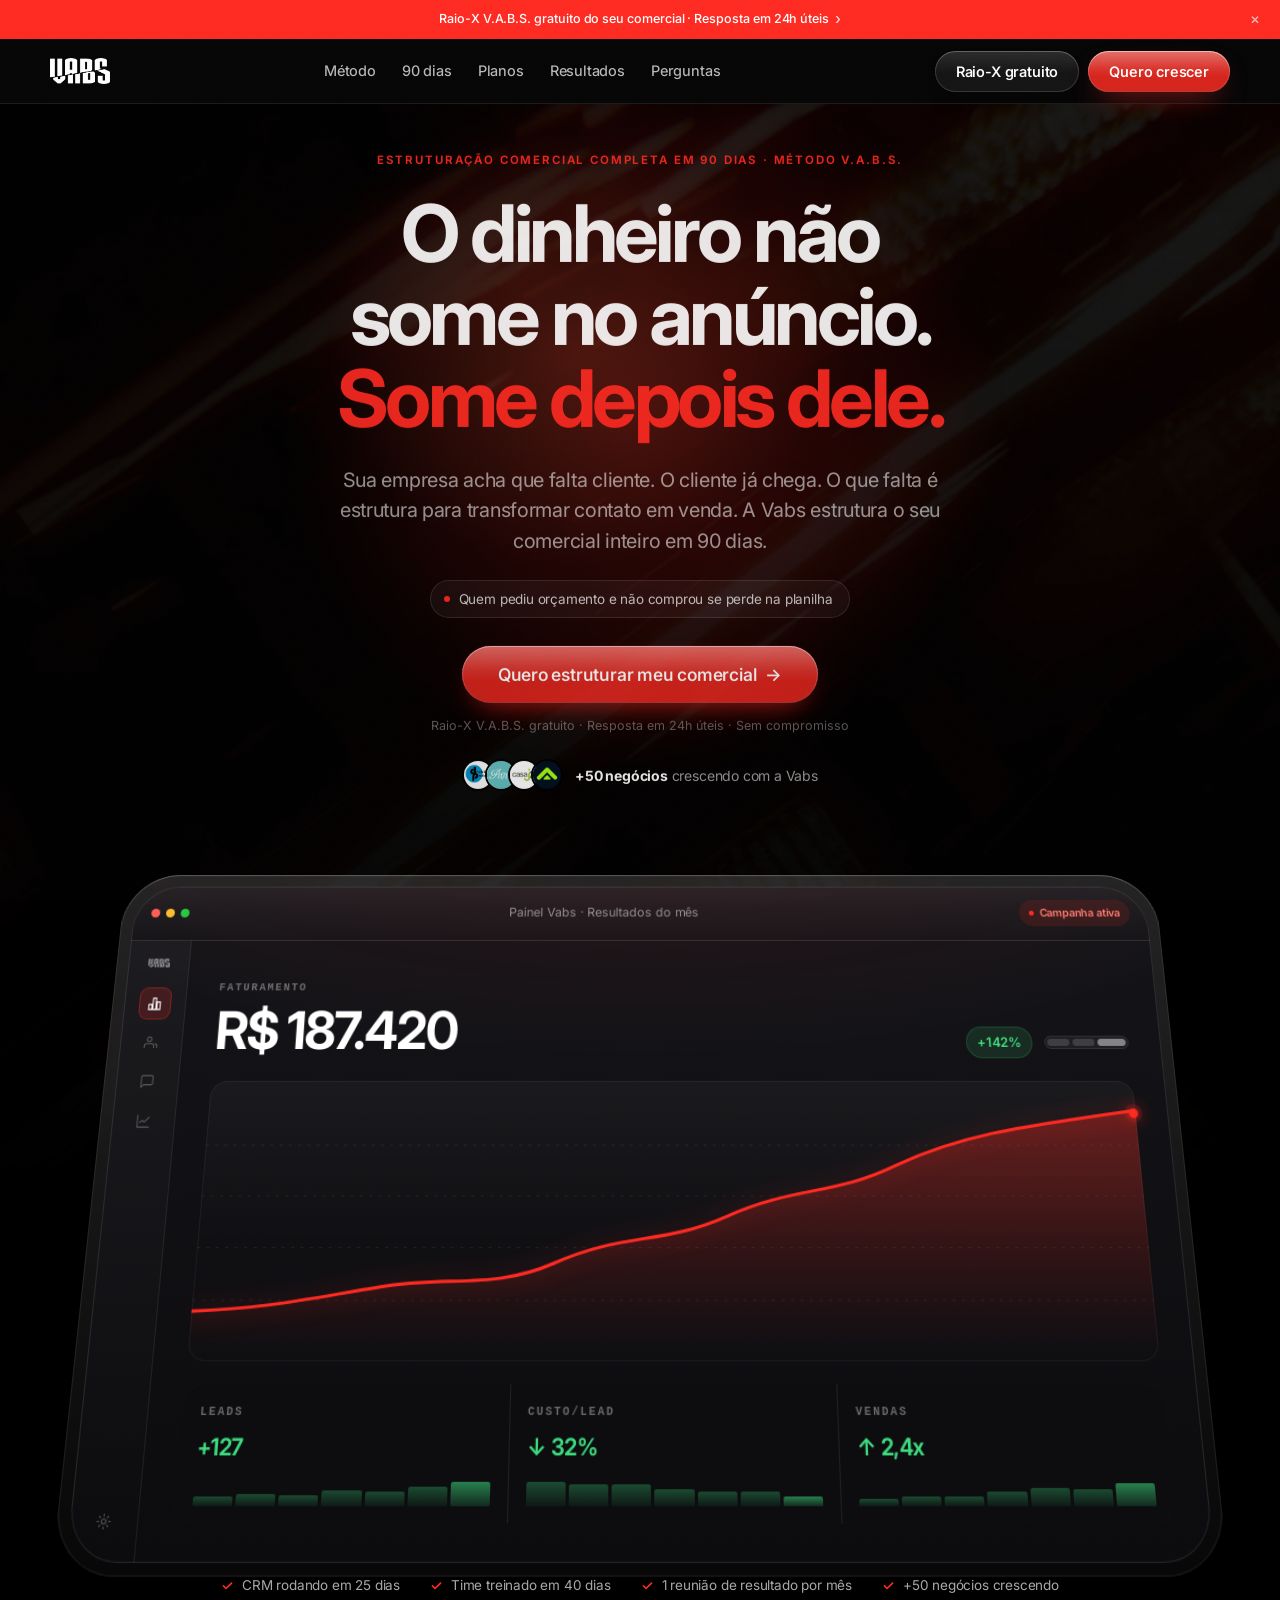
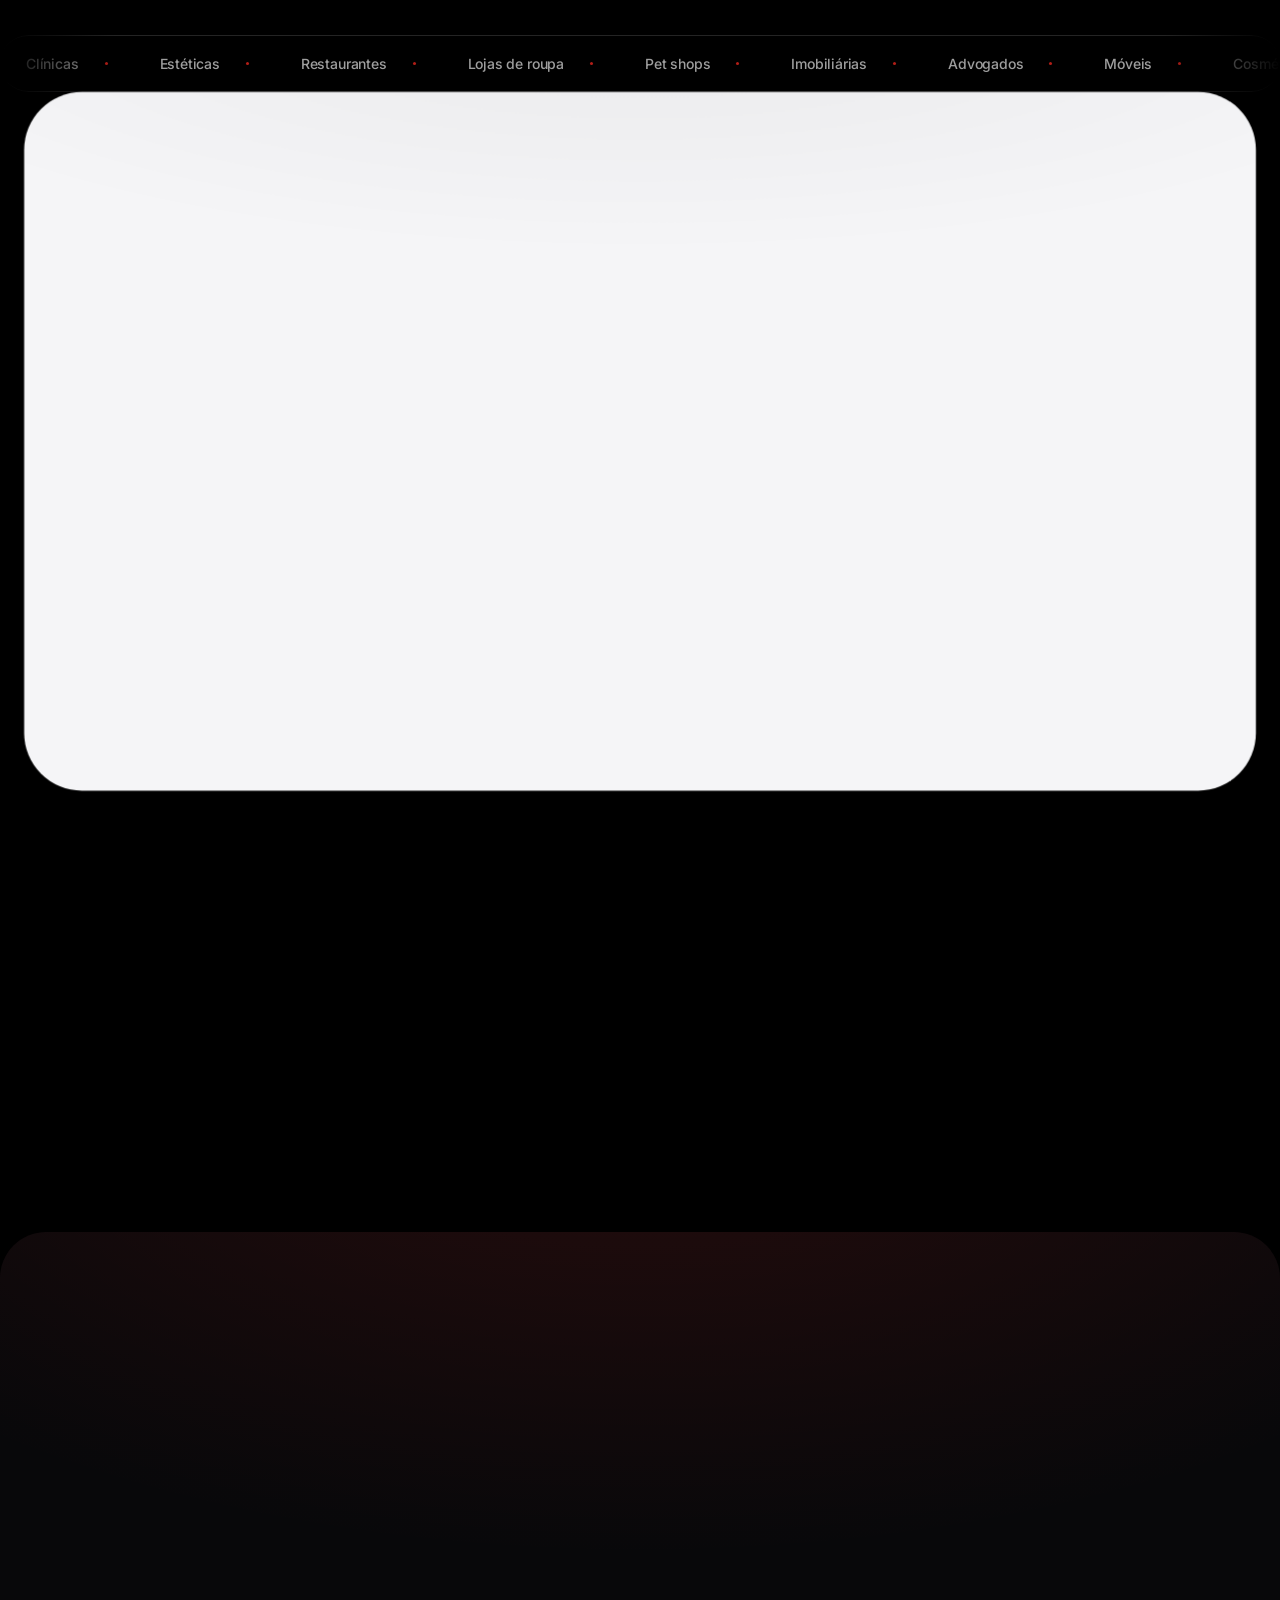
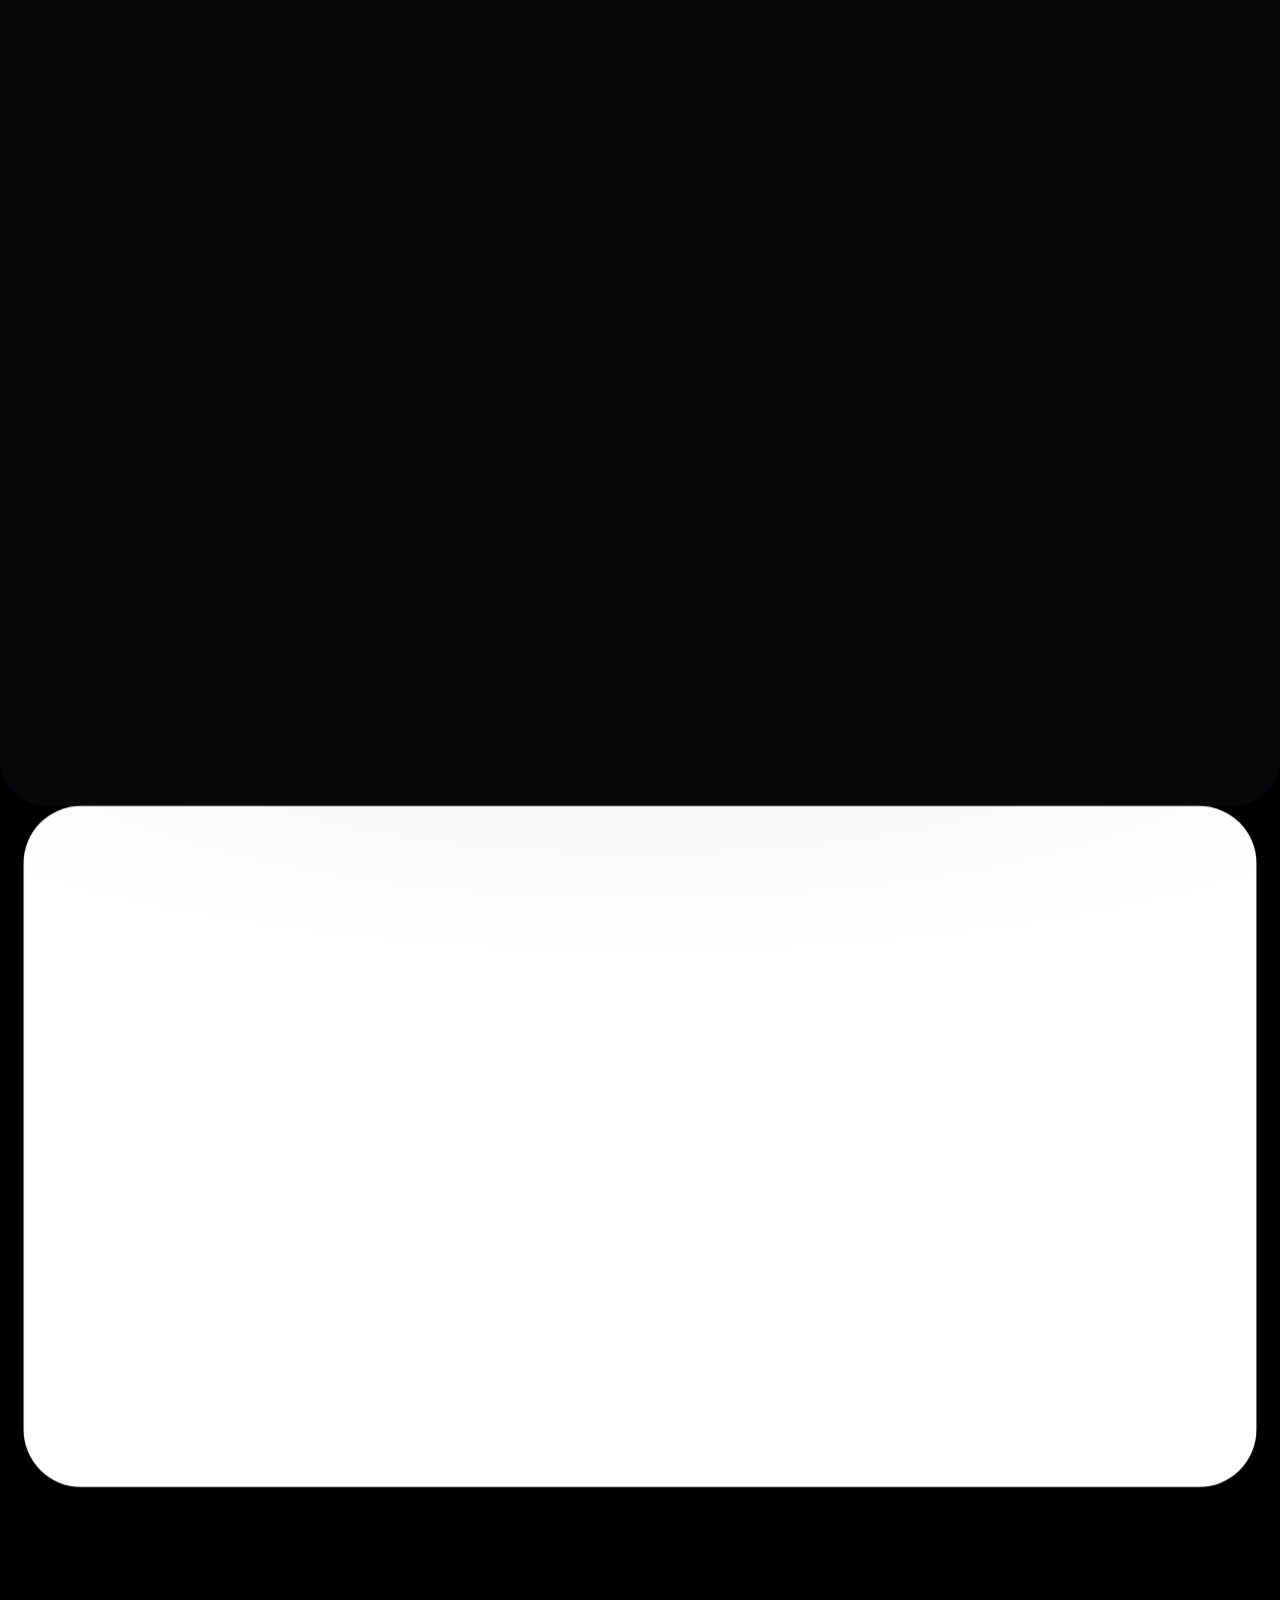
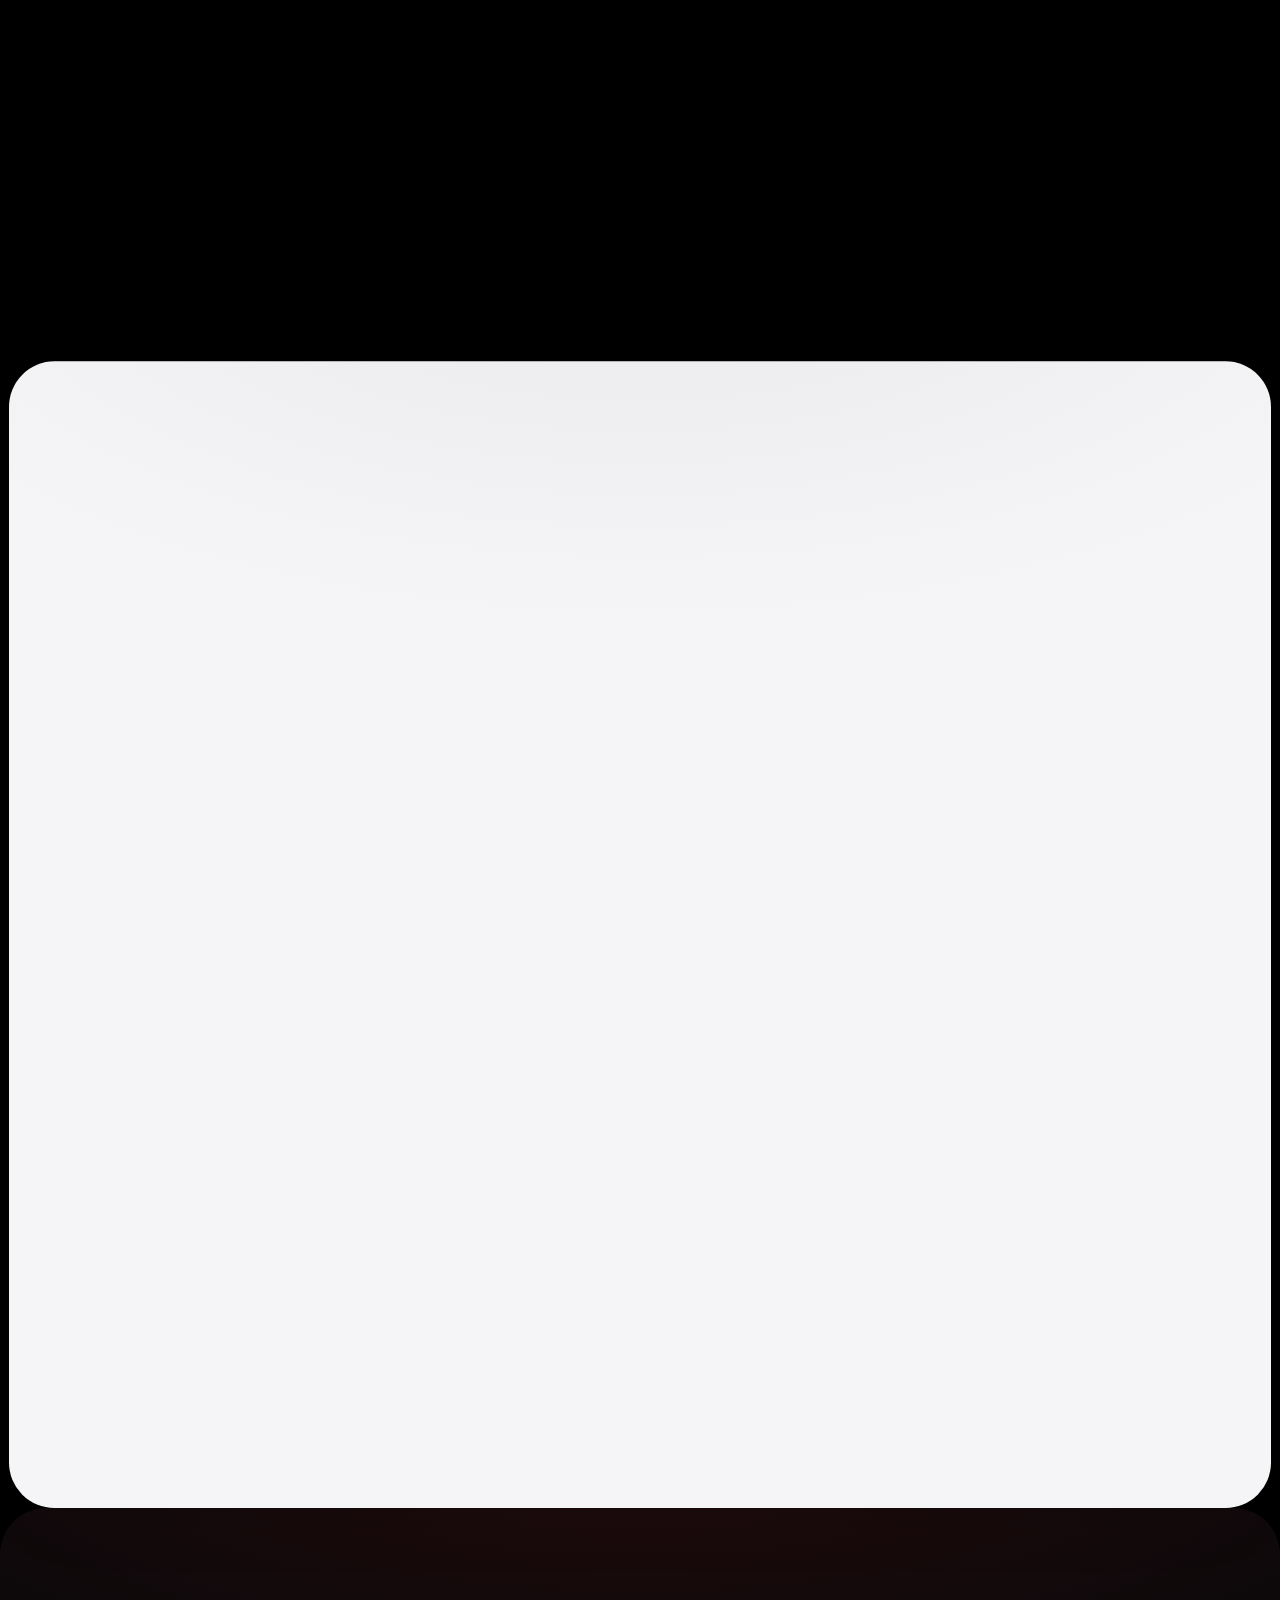
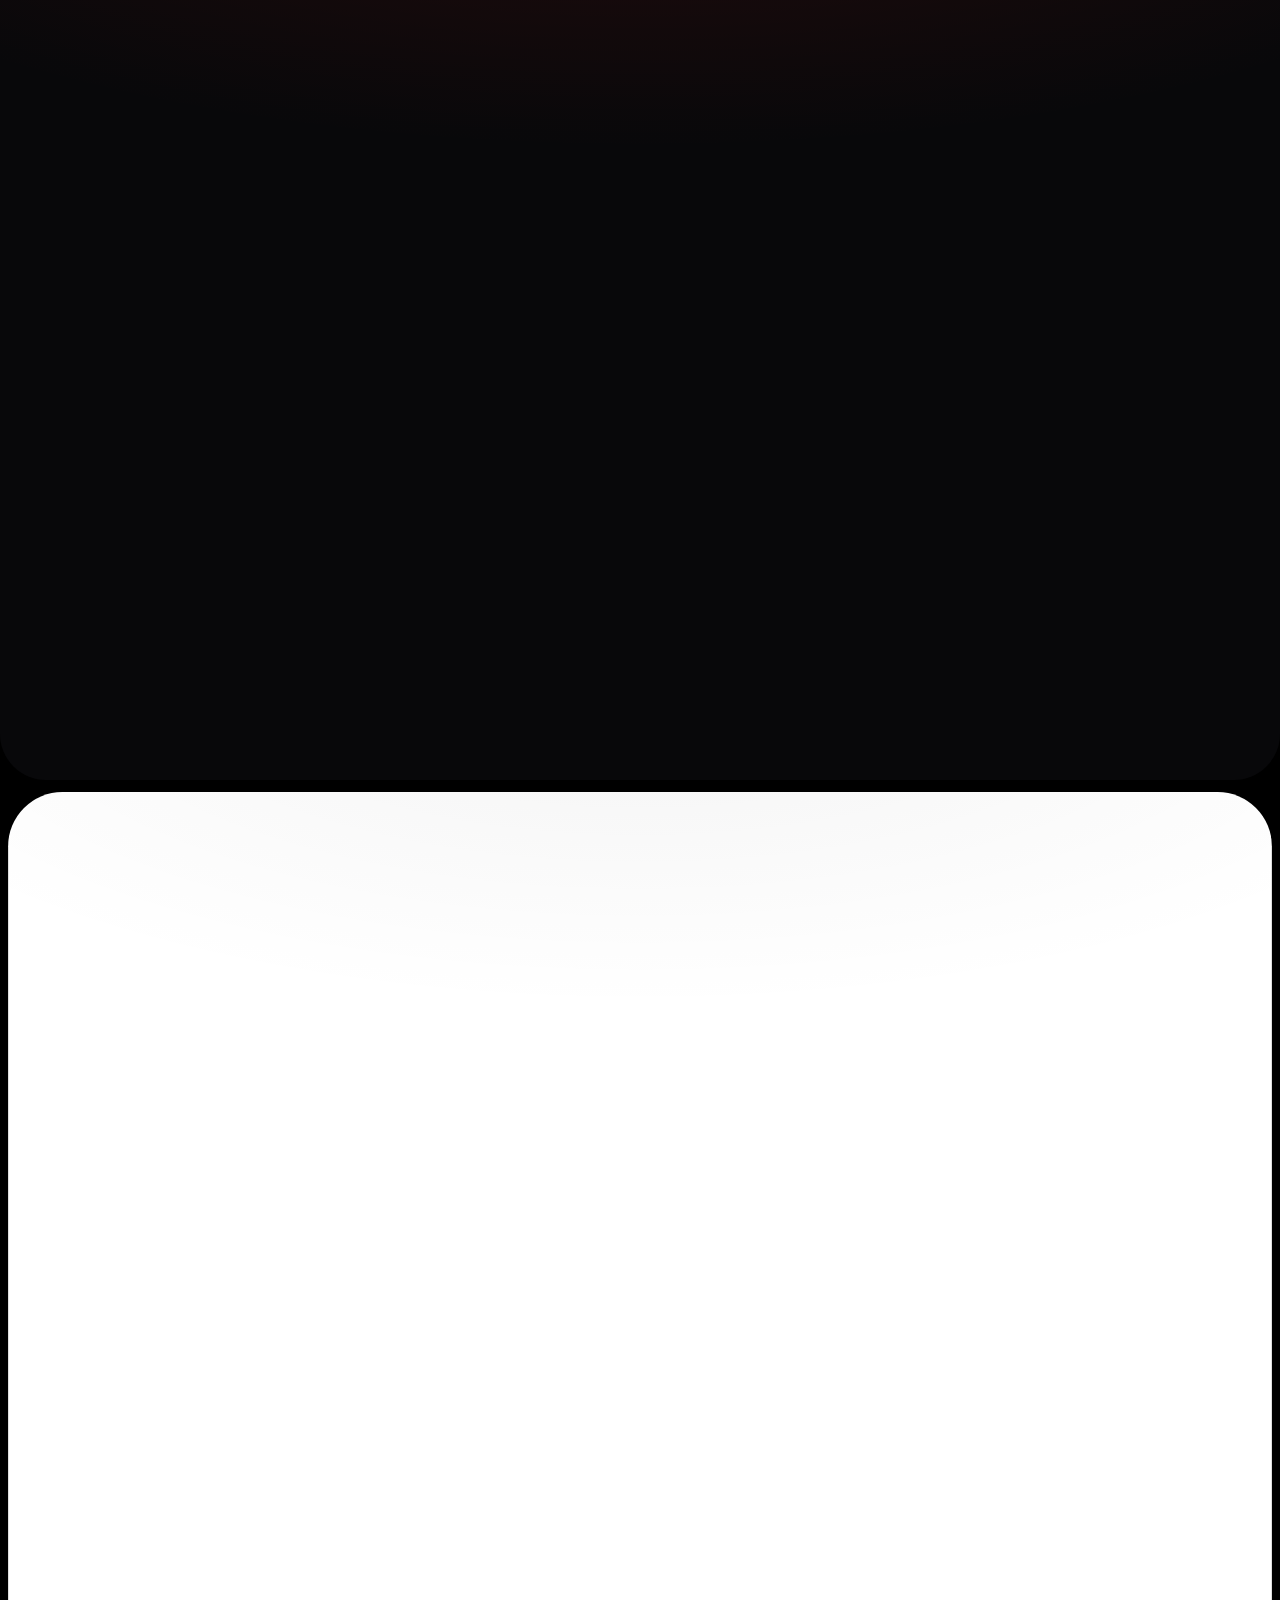
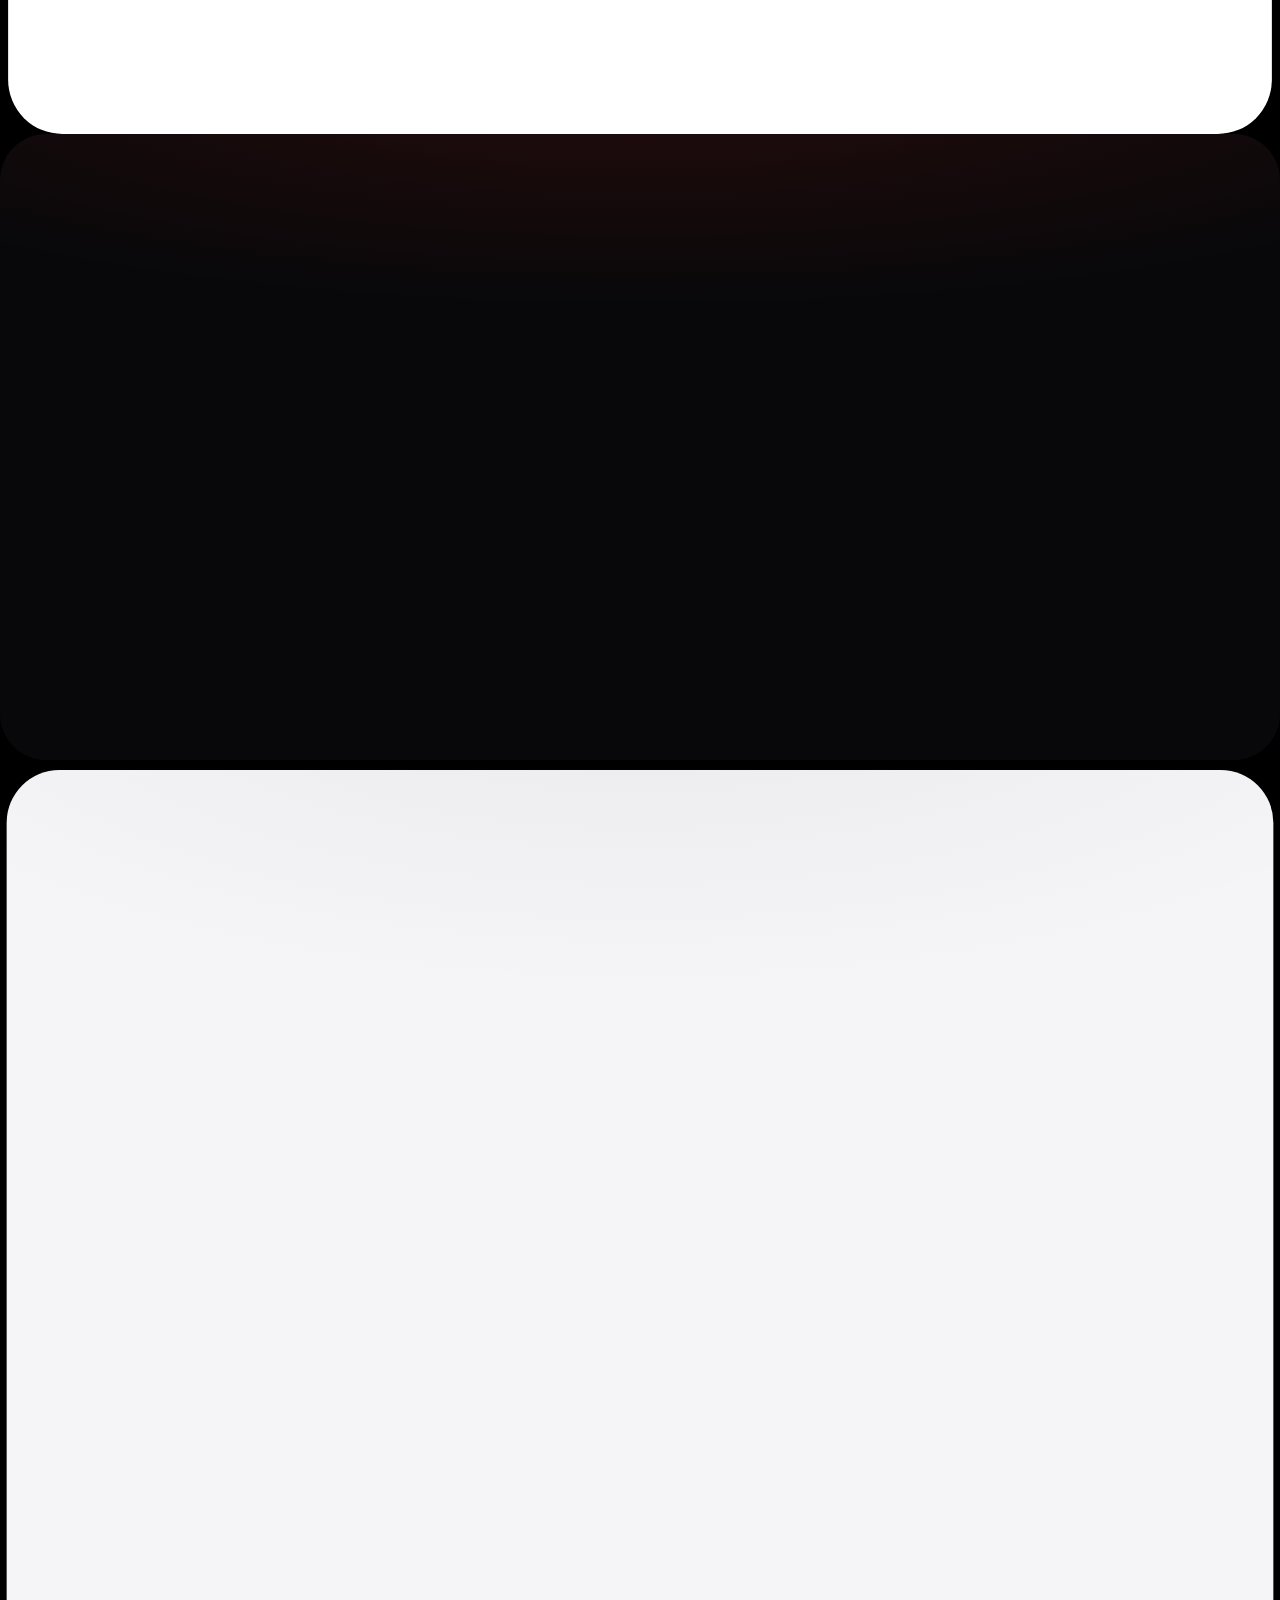
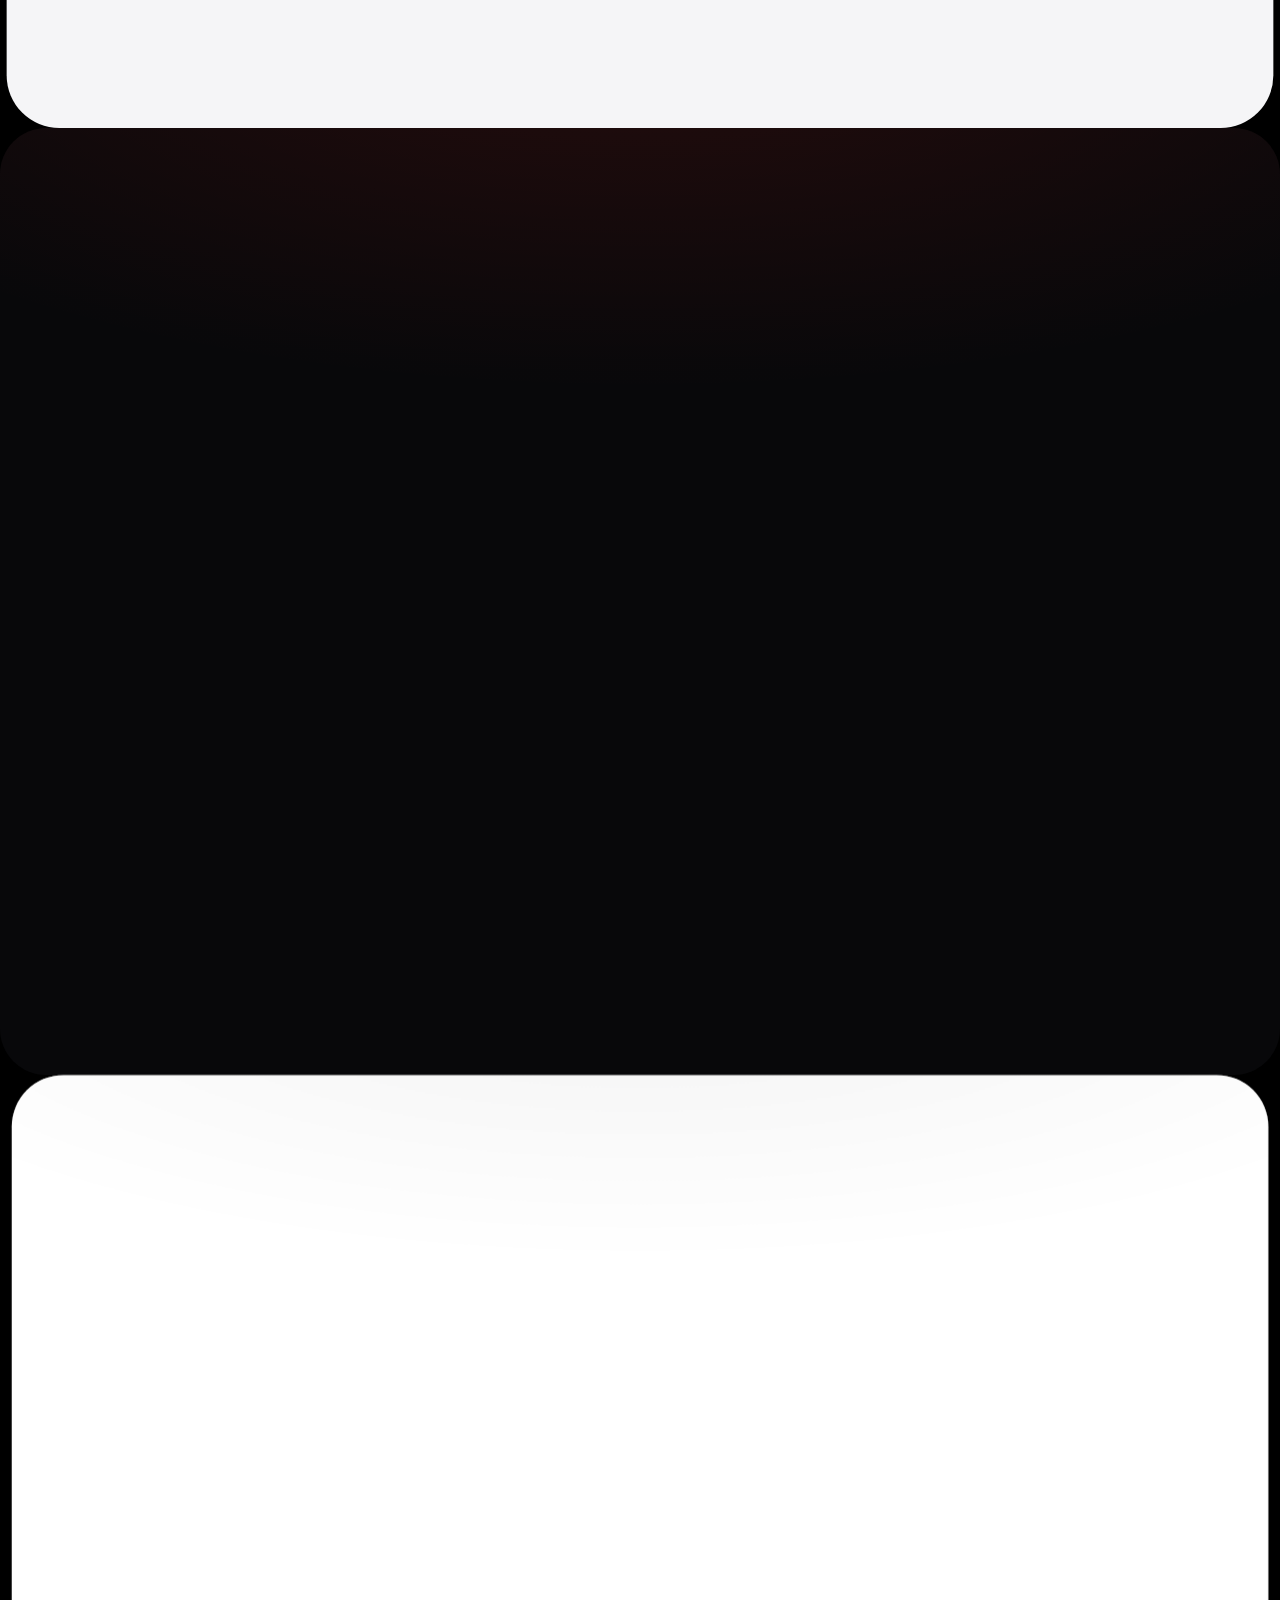
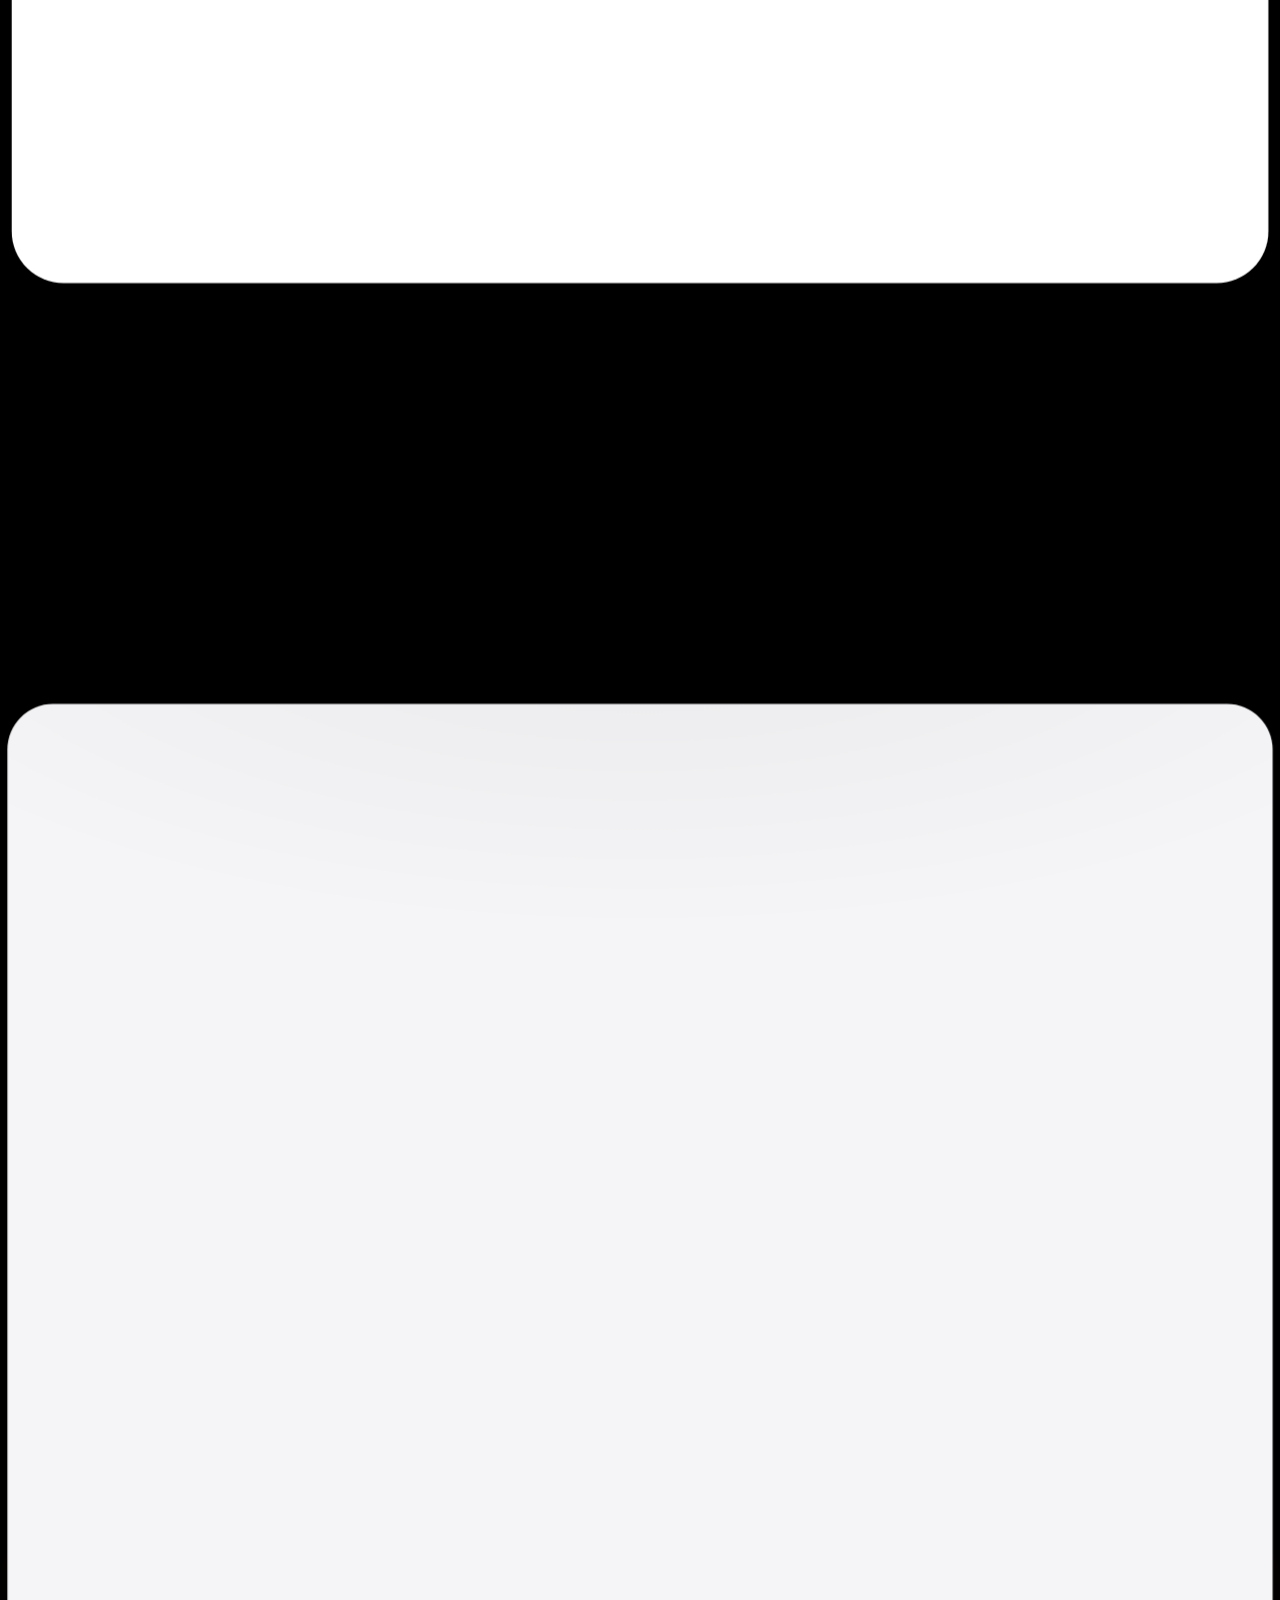
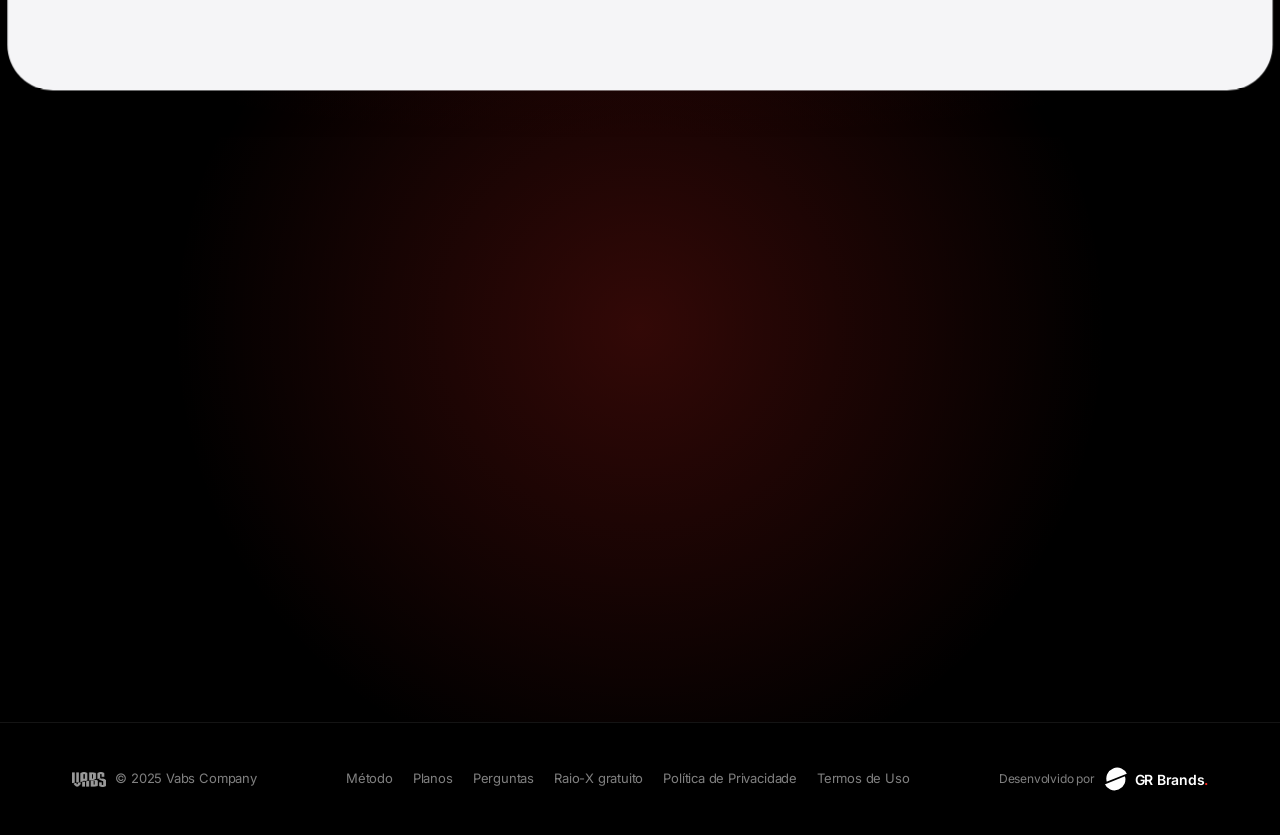
<file: index.html>
<!doctype html>
<html lang="pt-BR">
<head>
<meta charset="utf-8">
<meta name="viewport" content="width=device-width, initial-scale=1, viewport-fit=cover">
<title>Vabs Company · Estruturação comercial completa em 90 dias</title>
<meta name="description" content="O dinheiro não some no anúncio, some depois dele. Método V.A.B.S.: visão, aquisição, base e sistema. Raio-X gratuito do seu comercial.">
<meta name="author" content="Vabs Company">
<meta name="theme-color" content="#000000">
<link rel="canonical" href="https://vabscompany.com.br/">

<link rel="icon" href="assets/img/vabs-logo.png" type="image/png">
<link rel="apple-touch-icon" href="assets/img/vabs-logo.png">

<meta property="og:type" content="website">
<meta property="og:title" content="Vabs Company · Estruturação comercial completa em 90 dias">
<meta property="og:description" content="O dinheiro não some no anúncio, some depois dele. Método V.A.B.S.: visão, aquisição, base e sistema. Raio-X gratuito do seu comercial.">
<meta property="og:image" content="assets/img/vabs-logo.png">
<meta name="twitter:card" content="summary_large_image">

<link rel="preconnect" href="https://fonts.googleapis.com">
<link rel="preconnect" href="https://fonts.gstatic.com" crossorigin>
<link rel="stylesheet" href="https://fonts.googleapis.com/css2?family=Inter:opsz,wght@14..32,400;14..32,500;14..32,600;14..32,700;14..32,800&display=swap">
<link rel="preload" as="image" href="assets/img/hero-bg.webp" fetchpriority="high">
<link rel="stylesheet" href="assets/css/style.css?v=20260917-12">

<script type="application/ld+json">
{"@context":"https://schema.org","@type":"Organization","name":"Vabs Company","url":"https://vabscompany.com.br/","logo":"assets/img/vabs-logo.png"}
</script>
<script type="application/ld+json">
{"@context":"https://schema.org","@type":"FAQPage","mainEntity":[
{"@type":"Question","name":"Para quem é a Vabs?","acceptedAnswer":{"@type":"Answer","text":"Para qualquer empresa que já tem time comercial e já recebe contato, mas perde venda por desorganização. Não importa o segmento: o que importa é ter alguém para vender e demanda chegando."}},
{"@type":"Question","name":"O que é o Método V.A.B.S.?","acceptedAnswer":{"@type":"Answer","text":"É a estruturação comercial completa em 90 dias em quatro pilares: Visão (gestão e números), Aquisição (demanda qualificada), Base (CRM e follow-up) e Sistema (playbook, script e time treinado)."}},
{"@type":"Question","name":"Por que o tráfego é a última etapa?","acceptedAnswer":{"@type":"Answer","text":"Porque o dinheiro não some no anúncio, some depois dele. Primeiro arrumamos visão, base e sistema. Só então abrimos a torneira do tráfego, senão você paga para perder lead mais rápido."}},
{"@type":"Question","name":"Qual o valor mínimo para começar?","acceptedAnswer":{"@type":"Answer","text":"A partir de R$ 2.500 por mês. Montar esse time dentro de casa (gestor de tráfego, designer, editor, consultor comercial, CRM e encargos) custa perto de R$ 18 mil por mês."}},
{"@type":"Question","name":"Em quanto tempo vejo resultado?","acceptedAnswer":{"@type":"Answer","text":"Temos compromissos com prazo: CRM rodando em 25 dias, time comercial treinado em 40 dias, 1 reunião de resultado por mês e resposta em 24h úteis. O ciclo mínimo é de 90 dias."}},
{"@type":"Question","name":"A verba de anúncio está inclusa na mensalidade?","acceptedAnswer":{"@type":"Answer","text":"Não. A verba de anúncio é sua, vai 100% para as plataformas e nunca entra no valor do plano."}},
{"@type":"Question","name":"Como eu acompanho os resultados?","acceptedAnswer":{"@type":"Answer","text":"Você tem painel de números, dashboard por vendedor dentro do CRM e uma reunião de resultado por mês com a meta e a matemática reversa na mesa."}},
{"@type":"Question","name":"Preciso trocar meu time de vendas?","acceptedAnswer":{"@type":"Answer","text":"Não. A gente treina o time que você já tem, com playbook, script, cadência de follow-up e banco de objeções."}}]}
</script>
</head>
<body>

<!-- ===== fio de progresso da leitura ===== -->
<div class="prog" aria-hidden="true"><i></i></div>

<!-- ===== barra de anúncio ===== -->
<div class="topbar" id="topbar">
  <a href="diagnostico.html">Raio-X V.A.B.S. gratuito do seu comercial · Resposta em 24h úteis</a>
  <button class="topbar__x" aria-label="Fechar aviso" data-close-bar>&times;</button>
</div>

<!-- ===== navegação ===== -->
<header class="nav">
  <div class="nav__in">
    <a class="nav__logo" href="#topo" aria-label="Vabs Company">
      <img src="assets/img/vabs-mark.webp" alt="Vabs Company" width="833" height="364">
    </a>
    <nav class="nav__menu" aria-label="Seções">
      <a href="#metodo">Método</a>
      <a href="#noventa">90 dias</a>
      <a href="#planos">Planos</a>
      <a href="#resultados">Resultados</a>
      <a href="#faq">Perguntas</a>
    </nav>
    <div class="nav__act">
      <a class="btn btn--outline nav__ghost" href="diagnostico.html">Raio-X gratuito</a>
      <a class="btn" href="diagnostico.html">Quero crescer</a>
    </div>
  </div>
</header>

<main id="topo">

<!-- ===== hero ===== -->
<section class="hero">
  <div class="hero__bg" aria-hidden="true"></div>
  <div class="hero__glow" aria-hidden="true"></div>

  <div class="wrap hero__in center">
    <span class="eyebrow rv">Estruturação comercial completa em 90 dias · Método V.A.B.S.</span>
    <h1 class="h-xl rv rv-d1">O dinheiro não some no anúncio.<br><span class="accent">Some depois dele.</span></h1>
    <p class="lede hero__lede rv rv-d2">Sua empresa acha que falta cliente. O cliente já chega. O que falta é estrutura para transformar contato em venda. A Vabs estrutura o seu comercial inteiro em 90 dias.</p>

    <div class="rv rv-d2">
      <span class="hero__pill"><i class="dot"></i>Quem pediu orçamento e não comprou se perde na planilha</span>
    </div>

    <div class="hero__cta rv rv-d3">
      <a class="btn btn--lg" href="diagnostico.html">Quero estruturar meu comercial <span class="arw">→</span></a>
      <p class="tiny">Raio-X V.A.B.S. gratuito · Resposta em 24h úteis · Sem compromisso</p>
    </div>

    <div class="hero__proof rv rv-d3">
      <div class="avatars">
        <img src="assets/img/logo-dental-protetic.webp" alt="Logo Dental Protetic" width="32" height="32" loading="lazy">
        <img src="assets/img/logo-pano.webp" alt="Logo Panô" width="32" height="32" loading="lazy">
        <img src="assets/img/logo-casa-jd.webp" alt="Logo Casa JD" width="32" height="32" loading="lazy">
        <img src="assets/img/logo-cliente-4.webp" alt="Logo Cliente Vabs" width="32" height="32" loading="lazy">
      </div>
      <p class="small"><b style="color:#fff">+50 negócios</b> crescendo com a Vabs</p>
    </div>
  </div>

  <!-- painel: card 3D que se endireita conforme a rolagem -->
  <div class="wrap">
    <div class="panel-stage" data-scroll-card>
      <div class="panel-shell" data-chart>
       <div class="panel-frame">
        <div class="panel">
        <div class="panel__bar">
          <div class="panel__dots"><i></i><i></i><i></i></div>
          <span class="panel__title">Painel Vabs · Resultados do mês</span>
          <span class="panel__live"><i></i>Campanha ativa</span>
        </div>

        <div class="panel__app">
          <!-- trilho lateral: só moldura de aplicativo, sem informação nova -->
          <div class="panel__rail" aria-hidden="true">
            <span class="panel__mark"><img src="assets/img/vabs-mark.webp" alt="" width="833" height="364" loading="lazy"></span>
            <span class="panel__ic is-on"><svg viewBox="0 0 24 24" fill="none" stroke="currentColor" stroke-width="1.7" stroke-linecap="round" stroke-linejoin="round"><path d="M3 13h5v8H3zM9.5 3h5v18h-5zM16 9h5v12h-5z"/></svg></span>
            <span class="panel__ic"><svg viewBox="0 0 24 24" fill="none" stroke="currentColor" stroke-width="1.7" stroke-linecap="round" stroke-linejoin="round"><path d="M17 20v-2a4 4 0 0 0-4-4H6a4 4 0 0 0-4 4v2"/><circle cx="9.5" cy="7" r="3.5"/><path d="M22 20v-2a4 4 0 0 0-3-3.8"/></svg></span>
            <span class="panel__ic"><svg viewBox="0 0 24 24" fill="none" stroke="currentColor" stroke-width="1.7" stroke-linecap="round" stroke-linejoin="round"><path d="M21 15a2 2 0 0 1-2 2H7l-4 4V5a2 2 0 0 1 2-2h14a2 2 0 0 1 2 2z"/></svg></span>
            <span class="panel__ic"><svg viewBox="0 0 24 24" fill="none" stroke="currentColor" stroke-width="1.7" stroke-linecap="round" stroke-linejoin="round"><path d="M3 3v18h18"/><path d="m7 14 3.5-3.5 3 3L21 6"/></svg></span>
            <span class="panel__ic panel__ic--last"><svg viewBox="0 0 24 24" fill="none" stroke="currentColor" stroke-width="1.7" stroke-linecap="round" stroke-linejoin="round"><circle cx="12" cy="12" r="3.2"/><path d="M12 2.6v2.1M12 19.3v2.1M21.4 12h-2.1M4.7 12H2.6M18.6 5.4l-1.5 1.5M6.9 17.1l-1.5 1.5M18.6 18.6l-1.5-1.5M6.9 6.9 5.4 5.4"/></svg></span>
          </div>

          <div class="panel__body">
            <div class="panel__head">
              <div>
                <span class="mono-label">Faturamento</span>
                <div class="panel__big" data-count="187420" data-prefix="R$ ">R$ 187.420</div>
              </div>
              <div class="panel__headr">
                <span class="panel__delta">+142%</span>
                <span class="panel__seg" aria-hidden="true"><i></i><i></i><i class="is-on"></i></span>
              </div>
            </div>

            <div class="chart-wrap">
              <svg class="chart" viewBox="0 0 880 200" preserveAspectRatio="none" role="img" aria-label="Curva de faturamento do mês">
                <defs>
                  <linearGradient id="gRed" x1="0" y1="0" x2="0" y2="1">
                    <stop offset="0%" stop-color="#ff2b22" stop-opacity=".34"/>
                    <stop offset="100%" stop-color="#ff2b22" stop-opacity="0"/>
                  </linearGradient>
                </defs>
                <g class="chart__grid" aria-hidden="true">
                  <line x1="0" y1="40" x2="880" y2="40"/>
                  <line x1="0" y1="80" x2="880" y2="80"/>
                  <line x1="0" y1="120" x2="880" y2="120"/>
                  <line x1="0" y1="160" x2="880" y2="160"/>
                </g>
                <path class="area" d="M0,168 C70,166 110,158 170,150 C235,141 275,152 330,132 C395,108 430,118 490,96 C555,72 590,80 650,56 C710,33 760,26 880,12 L880,200 L0,200 Z"/>
                <path class="line" d="M0,168 C70,166 110,158 170,150 C235,141 275,152 330,132 C395,108 430,118 490,96 C555,72 590,80 650,56 C710,33 760,26 880,12"/>
              </svg>
              <span class="chart__tip" aria-hidden="true"></span>
            </div>

            <div class="panel__grid">
              <div class="panel__cell up">
                <span class="mono-label">Leads</span><b>+127</b>
                <span class="panel__spark" aria-hidden="true"><i style="height:38%"></i><i style="height:52%"></i><i style="height:44%"></i><i style="height:66%"></i><i style="height:58%"></i><i style="height:82%"></i><i style="height:100%"></i></span>
              </div>
              <div class="panel__cell up">
                <span class="mono-label">Custo/Lead</span><b>↓ 32%</b>
                <span class="panel__spark" aria-hidden="true"><i style="height:100%"></i><i style="height:88%"></i><i style="height:92%"></i><i style="height:70%"></i><i style="height:58%"></i><i style="height:62%"></i><i style="height:42%"></i></span>
              </div>
              <div class="panel__cell up">
                <span class="mono-label">Vendas</span><b>↑ 2,4x</b>
                <span class="panel__spark" aria-hidden="true"><i style="height:30%"></i><i style="height:42%"></i><i style="height:40%"></i><i style="height:58%"></i><i style="height:74%"></i><i style="height:70%"></i><i style="height:96%"></i></span>
              </div>
            </div>
          </div>
        </div>
        </div>
       </div>
      </div>
    </div>
  </div>

  <div class="wrap">
    <ul class="commit rv" style="list-style:none;padding:0">
      <li><svg width="13" height="13" viewBox="0 0 16 16" fill="none"><path d="M3 8.5l3.2 3.2L13 5" stroke="currentColor" stroke-width="2" stroke-linecap="round" stroke-linejoin="round"/></svg>CRM rodando em 25 dias</li>
      <li><svg width="13" height="13" viewBox="0 0 16 16" fill="none"><path d="M3 8.5l3.2 3.2L13 5" stroke="currentColor" stroke-width="2" stroke-linecap="round" stroke-linejoin="round"/></svg>Time treinado em 40 dias</li>
      <li><svg width="13" height="13" viewBox="0 0 16 16" fill="none"><path d="M3 8.5l3.2 3.2L13 5" stroke="currentColor" stroke-width="2" stroke-linecap="round" stroke-linejoin="round"/></svg>1 reunião de resultado por mês</li>
      <li><svg width="13" height="13" viewBox="0 0 16 16" fill="none"><path d="M3 8.5l3.2 3.2L13 5" stroke="currentColor" stroke-width="2" stroke-linecap="round" stroke-linejoin="round"/></svg>+50 negócios crescendo</li>
    </ul>
  </div>
</section>

<!-- ===== segmentos ===== -->
<div class="marquee" aria-label="Segmentos atendidos">
  <div class="marquee__track" id="marquee"></div>
</div>

<!-- ===== dores ===== -->
<section class="sec t-mist">
  <div class="wrap">
    <div class="shead">
      <span class="eyebrow rv">Diagnóstico</span>
      <h2 class="h-lg rv rv-d1">Você se vê em alguma dessas situações?</h2>
    </div>
    <div class="pains" data-cascade="110">
      <article class="pain"><span class="pain__n">01</span><p>Chega contato, mas boa parte vira orçamento parado e ninguém volta a falar com essa pessoa.</p></article>
      <article class="pain"><span class="pain__n">02</span><p>O controle das vendas está na cabeça do vendedor ou numa planilha que ninguém atualiza.</p></article>
      <article class="pain"><span class="pain__n">03</span><p>Você não sabe quantos contatos precisa por mês para bater a meta, nem quanto custa cada um.</p></article>
    </div>
    <p class="pains-foot rv">Se você se identificou com pelo menos <span class="accent">UMA</span> dessas, a Vabs tem o caminho certo pra te ajudar.</p>
  </div>
</section>

<!-- ===== 3 passos ===== -->
<section class="sec t-ink">
  <div class="wrap wrap--mid">
    <div class="shead">
      <span class="eyebrow rv">Como começa</span>
      <h2 class="h-lg rv rv-d1">Começar é simples. <span class="accent">Em 3 passos.</span></h2>
      <p class="lede rv rv-d2">Sem enrolação, sem reunião longa pra começar. Você fala, a gente entende e já põe pra rodar.</p>
    </div>

    <div class="steps">
      <article class="step rv">
        <span class="step__n">Passo 01</span>
        <h3 class="step__t">Você faz o Raio-X V.A.B.S.</h3>
        <p class="step__d">4 perguntas, 2 minutos. Você já sai sabendo qual pilar está deixando venda na mesa.</p>
      </article>
      <article class="step rv">
        <span class="step__n">Passo 02</span>
        <h3 class="step__t">Conversamos pelo WhatsApp</h3>
        <p class="step__d">Olhamos seus números e montamos o plano dos 90 dias na ordem certa: V, B, S e só então A.</p>
      </article>
      <article class="step rv">
        <span class="step__n">Passo 03</span>
        <h3 class="step__t">Estrutura de pé, venda acontecendo</h3>
        <p class="step__d">CRM em 25 dias, time treinado em 40 dias e reunião de resultado todo mês.</p>
      </article>
    </div>

    <div class="center rv" style="margin-top:44px">
      <a class="btn btn--lg" href="diagnostico.html">Quero dar o primeiro passo <span class="arw">→</span></a>
      <p class="tiny" style="margin-top:14px">Sem compromisso · Atendimento humano</p>
    </div>
  </div>
</section>

<!-- ===== 90 dias ===== -->
<section class="sec t-light" id="noventa">
  <div class="wrap">
    <div class="shead">
      <span class="eyebrow rv">Linha do tempo</span>
      <h2 class="h-lg rv rv-d1">Seus primeiros <span class="accent">90 dias</span> com a Vabs</h2>
      <p class="lede rv rv-d2">Compromissos com prazo, não promessa. Ciclo mínimo de 90 dias.</p>
    </div>

    <div class="tl">
      <article class="tl__item rv">
        <span class="tl__dot">1</span>
        <span class="tl__when">Semana 1</span>
        <h3 class="tl__k">Visão</h3>
        <p class="tl__d">Meta, matemática reversa e painel de números</p>
      </article>
      <article class="tl__item rv rv-d1">
        <span class="tl__dot">2</span>
        <span class="tl__when">Até o dia 25</span>
        <h3 class="tl__k">Base</h3>
        <p class="tl__d">CRM implantado, integrado e com follow-up automático</p>
      </article>
      <article class="tl__item rv rv-d2">
        <span class="tl__dot">3</span>
        <span class="tl__when">Até o dia 40</span>
        <h3 class="tl__k">Sistema</h3>
        <p class="tl__d">Playbook, script, cadência e time comercial treinado</p>
      </article>
      <article class="tl__item rv rv-d3">
        <span class="tl__dot">4</span>
        <span class="tl__when">A partir do dia 40</span>
        <h3 class="tl__k">Aquisição</h3>
        <p class="tl__d">Só agora abrimos a torneira do tráfego, com filtro de qualificação</p>
      </article>
    </div>
  </div>
</section>

<!-- ===== planos ===== -->
<section class="sec t-mist" id="planos">
  <div class="wrap">
    <div class="shead">
      <span class="eyebrow rv">Planos</span>
      <h2 class="h-lg rv rv-d1">Uma estrutura comercial inteira, por menos que um único contratado</h2>
    </div>

    <div class="plans" data-cascade="140">
      <article class="plan">
        <span class="plan__kind">Plano mensal</span>
        <h3 class="plan__name">Estruturação V.A.B.S.</h3>
        <p class="plan__desc">Para empresas que já têm time comercial e já recebem contato, mas perdem venda por desorganização. A partir de R$ 2.500 por mês.</p>
        <ul class="plan__list">
          <li><svg width="15" height="15" viewBox="0 0 16 16" fill="none"><path d="M3 8.5l3.2 3.2L13 5" stroke="currentColor" stroke-width="2" stroke-linecap="round" stroke-linejoin="round"/></svg>Meta, matemática reversa e painel de números</li>
          <li><svg width="15" height="15" viewBox="0 0 16 16" fill="none"><path d="M3 8.5l3.2 3.2L13 5" stroke="currentColor" stroke-width="2" stroke-linecap="round" stroke-linejoin="round"/></svg>CRM implantado e integrado em até 25 dias</li>
          <li><svg width="15" height="15" viewBox="0 0 16 16" fill="none"><path d="M3 8.5l3.2 3.2L13 5" stroke="currentColor" stroke-width="2" stroke-linecap="round" stroke-linejoin="round"/></svg>Automação de follow-up e dashboard por vendedor</li>
          <li><svg width="15" height="15" viewBox="0 0 16 16" fill="none"><path d="M3 8.5l3.2 3.2L13 5" stroke="currentColor" stroke-width="2" stroke-linecap="round" stroke-linejoin="round"/></svg>Playbook, script, cadência e banco de objeções</li>
          <li><svg width="15" height="15" viewBox="0 0 16 16" fill="none"><path d="M3 8.5l3.2 3.2L13 5" stroke="currentColor" stroke-width="2" stroke-linecap="round" stroke-linejoin="round"/></svg>Time comercial treinado em até 40 dias</li>
          <li><svg width="15" height="15" viewBox="0 0 16 16" fill="none"><path d="M3 8.5l3.2 3.2L13 5" stroke="currentColor" stroke-width="2" stroke-linecap="round" stroke-linejoin="round"/></svg>Meta e Google Ads com filtro de qualificação</li>
          <li><svg width="15" height="15" viewBox="0 0 16 16" fill="none"><path d="M3 8.5l3.2 3.2L13 5" stroke="currentColor" stroke-width="2" stroke-linecap="round" stroke-linejoin="round"/></svg>1 reunião de resultado por mês</li>
          <li><svg width="15" height="15" viewBox="0 0 16 16" fill="none"><path d="M3 8.5l3.2 3.2L13 5" stroke="currentColor" stroke-width="2" stroke-linecap="round" stroke-linejoin="round"/></svg>Resposta em 24h úteis</li>
        </ul>
        <div class="plan__foot">
          <a class="btn btn--outline btn--block" href="diagnostico.html">Quero estruturar meu comercial</a>
        </div>
      </article>

      <article class="plan plan--hero">
        <span class="plan__tag">Mais escolhido</span>
        <span class="plan__kind">Combo completo</span>
        <h3 class="plan__name">V.A.B.S. + Presença digital</h3>
        <p class="plan__desc">Tudo da estruturação comercial mais a criação do site, landing page e identidade visual.</p>
        <ul class="plan__list">
          <li><svg width="15" height="15" viewBox="0 0 16 16" fill="none"><path d="M3 8.5l3.2 3.2L13 5" stroke="currentColor" stroke-width="2" stroke-linecap="round" stroke-linejoin="round"/></svg>Tudo da Estruturação V.A.B.S.</li>
          <li><svg width="15" height="15" viewBox="0 0 16 16" fill="none"><path d="M3 8.5l3.2 3.2L13 5" stroke="currentColor" stroke-width="2" stroke-linecap="round" stroke-linejoin="round"/></svg>Criação do site e da landing page de captação</li>
          <li><svg width="15" height="15" viewBox="0 0 16 16" fill="none"><path d="M3 8.5l3.2 3.2L13 5" stroke="currentColor" stroke-width="2" stroke-linecap="round" stroke-linejoin="round"/></svg>Remarketing configurado</li>
          <li><svg width="15" height="15" viewBox="0 0 16 16" fill="none"><path d="M3 8.5l3.2 3.2L13 5" stroke="currentColor" stroke-width="2" stroke-linecap="round" stroke-linejoin="round"/></svg>Identidade visual (logo, cores, banners)</li>
          <li><svg width="15" height="15" viewBox="0 0 16 16" fill="none"><path d="M3 8.5l3.2 3.2L13 5" stroke="currentColor" stroke-width="2" stroke-linecap="round" stroke-linejoin="round"/></svg>Site pronto pra aparecer no Google</li>
          <li><svg width="15" height="15" viewBox="0 0 16 16" fill="none"><path d="M3 8.5l3.2 3.2L13 5" stroke="currentColor" stroke-width="2" stroke-linecap="round" stroke-linejoin="round"/></svg>Materiais de venda para o time</li>
        </ul>
        <div class="plan__foot">
          <p class="plan__note">Criação: pagamento único | Estruturação: plano mensal, ciclo mínimo de 90 dias | A verba de anúncio é sua e nunca entra no plano</p>
          <a class="btn btn--block" href="diagnostico.html">Quero o plano completo</a>
        </div>
      </article>
    </div>
  </div>
</section>

<!-- ===== método ===== -->
<section class="sec t-ink" id="metodo">
  <div class="wrap">
    <div class="shead">
      <span class="eyebrow rv">O método</span>
      <h2 class="h-lg rv rv-d1">Resultado não é sorte.<br>É o <span class="accent">Método V.A.B.S.</span></h2>
    </div>

    <div class="vabs">
      <article class="vabs__row rv">
        <span class="vabs__letter" aria-hidden="true">V</span>
        <h3 class="vabs__name">Visão</h3>
        <p class="vabs__desc">Gestão e números: meta, matemática reversa, painel e reunião mensal de resultado</p>
      </article>
      <article class="vabs__row rv">
        <span class="vabs__letter" aria-hidden="true">A</span>
        <h3 class="vabs__name">Aquisição</h3>
        <p class="vabs__desc">Meta e Google Ads, filtros de qualificação, landing page e remarketing</p>
      </article>
      <article class="vabs__row rv">
        <span class="vabs__letter" aria-hidden="true">B</span>
        <h3 class="vabs__name">Base</h3>
        <p class="vabs__desc">CRM implantado, integrações, automação de follow-up e dashboard por vendedor</p>
      </article>
      <article class="vabs__row rv">
        <span class="vabs__letter" aria-hidden="true">S</span>
        <h3 class="vabs__name">Sistema</h3>
        <p class="vabs__desc">Playbook, script, cadência de follow-up, banco de objeções e time treinado</p>
      </article>
  </div>
</section>

<!-- ===== comparativo ===== -->
<section class="sec t-light">
  <div class="wrap">
    <div class="shead">
      <span class="eyebrow rv">Comparativo</span>
      <h2 class="h-lg rv rv-d1">Dois caminhos. Você escolhe.</h2>
      <p class="lede rv rv-d2">A diferença entre tentar sozinho e ter um time cuidando do seu resultado.</p>
    </div>

    <div class="vs" data-cascade="140">
      <article class="vs__col vs__col--bad">
        <span class="vs__kind">Fazendo sozinho</span>
        <h3 class="vs__t">Tentativa e erro</h3>
        <ul class="vs__list">
          <li><svg width="15" height="15" viewBox="0 0 16 16" fill="none"><path d="M4 4l8 8M12 4l-8 8" stroke="currentColor" stroke-width="1.8" stroke-linecap="round"/></svg>Anúncio no ar sem estrutura pra receber o lead</li>
          <li><svg width="15" height="15" viewBox="0 0 16 16" fill="none"><path d="M4 4l8 8M12 4l-8 8" stroke="currentColor" stroke-width="1.8" stroke-linecap="round"/></svg>Orçamento que não fechou some na planilha</li>
          <li><svg width="15" height="15" viewBox="0 0 16 16" fill="none"><path d="M4 4l8 8M12 4l-8 8" stroke="currentColor" stroke-width="1.8" stroke-linecap="round"/></svg>Cada vendedor faz de um jeito</li>
          <li><svg width="15" height="15" viewBox="0 0 16 16" fill="none"><path d="M4 4l8 8M12 4l-8 8" stroke="currentColor" stroke-width="1.8" stroke-linecap="round"/></svg>Ninguém sabe quantos leads a meta exige</li>
          <li><svg width="15" height="15" viewBox="0 0 16 16" fill="none"><path d="M4 4l8 8M12 4l-8 8" stroke="currentColor" stroke-width="1.8" stroke-linecap="round"/></svg>Resultado imprevisível</li>
        </ul>
      </article>

      <article class="vs__col vs__col--good">
        <span class="vs__tag">O caminho inteligente</span>
        <span class="vs__kind">Com a Vabs</span>
        <h3 class="vs__t">Método comprovado</h3>
        <ul class="vs__list">
          <li><svg width="15" height="15" viewBox="0 0 16 16" fill="none"><path d="M3 8.5l3.2 3.2L13 5" stroke="currentColor" stroke-width="2" stroke-linecap="round" stroke-linejoin="round"/></svg>CRM rodando em 25 dias</li>
          <li><svg width="15" height="15" viewBox="0 0 16 16" fill="none"><path d="M3 8.5l3.2 3.2L13 5" stroke="currentColor" stroke-width="2" stroke-linecap="round" stroke-linejoin="round"/></svg>Time comercial treinado em 40 dias</li>
          <li><svg width="15" height="15" viewBox="0 0 16 16" fill="none"><path d="M3 8.5l3.2 3.2L13 5" stroke="currentColor" stroke-width="2" stroke-linecap="round" stroke-linejoin="round"/></svg>Cadência de follow-up definida e cobrada</li>
          <li><svg width="15" height="15" viewBox="0 0 16 16" fill="none"><path d="M3 8.5l3.2 3.2L13 5" stroke="currentColor" stroke-width="2" stroke-linecap="round" stroke-linejoin="round"/></svg>1 reunião de resultado por mês, com números na mesa</li>
          <li><svg width="15" height="15" viewBox="0 0 16 16" fill="none"><path d="M3 8.5l3.2 3.2L13 5" stroke="currentColor" stroke-width="2" stroke-linecap="round" stroke-linejoin="round"/></svg>Método testado em +50 negócios</li>
        </ul>
        <div style="margin-top:28px"><a class="btn btn--block" href="diagnostico.html">Quero o caminho certo <span class="arw">→</span></a></div>
      </article>
    </div>
  </div>
</section>

<!-- ===== números ===== -->
<section class="sec t-ink" id="resultados">
  <div class="wrap">
    <div class="shead">
      <span class="eyebrow rv">Números</span>
      <h2 class="h-lg rv rv-d1">Resultado que fala por si</h2>
    </div>
    <div class="stats" data-cascade="120">
      <div class="stat"><b class="accent">R$2M<span>+</span></b><span>investidos para clientes</span></div>
      <div class="stat"><b class="accent">50<span>+</span></b><span>negócios crescendo com a gente</span></div>
      <div class="stat"><b class="accent">3<span>+</span></b><span>anos no mercado</span></div>
    </div>
  </div>
</section>

<!-- ===== prints ===== -->
<section class="sec t-mist">
  <div class="wrap">
    <div class="shead">
      <span class="eyebrow rv">Campanhas</span>
      <h2 class="h-lg rv rv-d1">Prints reais de campanhas feitas pela Vabs</h2>
    </div>

    <div class="prints" data-cascade="90" data-lightbox>
      <figure class="print"><img src="assets/img/print-1.webp" alt="Print de campanha 1" loading="lazy" width="917" height="221"></figure>
      <figure class="print"><img src="assets/img/print-5.webp" alt="Print de campanha 5" loading="lazy" width="908" height="220"></figure>
      <figure class="print"><img src="assets/img/print-2.webp" alt="Print de campanha 2" loading="lazy" width="913" height="127"></figure>
      <figure class="print"><img src="assets/img/print-3.webp" alt="Print de campanha 3" loading="lazy" width="908" height="92"></figure>
      <figure class="print"><img src="assets/img/print-4.webp" alt="Print de campanha 4" loading="lazy" width="911" height="58"></figure>
      <figure class="print"><img src="assets/img/print-6.webp" alt="Print de campanha 6" loading="lazy" width="795" height="52"></figure>
    </div>

    <div class="quotes" data-cascade="110">
      <blockquote class="quote"><b>+40% lucro</b><p>“Organizamos o funil e o follow-up: em 3 meses o lucro cresceu 40%”</p></blockquote>
      <blockquote class="quote"><b>R$ 80mil/mês</b><p>“Do zero a R$80 mil por mês em 6 meses com CRM e time treinado”</p></blockquote>
      <blockquote class="quote"><b>2x faturamento</b><p>“Com cadência de follow-up definida, o faturamento dobrou em 4 meses”</p></blockquote>
    </div>
  </div>
</section>

<!-- ===== time ===== -->
<section class="sec t-ink">
  <div class="wrap">
    <div class="shead">
      <span class="eyebrow rv">O time</span>
      <h2 class="h-lg rv rv-d1">Quem trabalha pelo seu resultado</h2>
      <p class="lede rv rv-d2">A Vabs não é um freelancer nem um robô. É um time de 10 pessoas trabalhando todo dia pra fazer seu negócio crescer.</p>
    </div>

    <div class="founders" data-cascade="130">
      <article class="founder">
        <img src="assets/img/socio-1.webp" alt="Lucas Vessani" loading="lazy" width="1200" height="1800">
        <div class="founder__txt">
          <span class="founder__role">CEO &amp; Estratégia</span>
          <h3 class="founder__n">Lucas Vessani</h3>
          <p class="founder__d">Cuida da estratégia e do crescimento dos clientes</p>
        </div>
      </article>
      <article class="founder">
        <img src="assets/img/socio-2.webp" alt="Vinicius Assolini" loading="lazy" width="1200" height="1800">
        <div class="founder__txt">
          <span class="founder__role">COO &amp; Operações</span>
          <h3 class="founder__n">Vinicius Assolini</h3>
          <p class="founder__d">Cuida da execução, dos processos e da entrega do resultado</p>
        </div>
      </article>
    </div>

    <ul class="roles" data-cascade="60">
      <li>Gestor de Anúncios</li><li>Designer</li><li>Redator</li><li>Analista de Dados</li>
      <li>Especialista em Loja Virtual</li><li>Social Media</li><li>Atendimento ao Cliente</li><li>Vídeo e Foto</li>
    </ul>
    <p class="team-foot rv">10 pessoas. <span class="accent">1 objetivo só:</span> fazer o seu negócio crescer.</p>
  </div>
</section>

<!-- ===== clientes (carrossel) ===== -->
<section class="sec sec--tight t-light" id="clientes">
  <div class="wrap">
    <div class="gal4__head">
      <div>
        <span class="eyebrow rv">Clientes</span>
        <h2 class="h-lg rv rv-d1">Clientes reais. Resultado real.</h2>
        <p class="lede rv rv-d2">Cada placa entregue é uma meta batida junto com a Vabs.</p>
      </div>
      <div class="gal4__nav rv rv-d2">
        <button class="gal4__btn" data-carousel-prev aria-label="Foto anterior">
          <svg width="20" height="20" viewBox="0 0 24 24" fill="none" stroke="currentColor" stroke-width="2" stroke-linecap="round" stroke-linejoin="round"><path d="M19 12H5"/><path d="m12 19-7-7 7-7"/></svg>
        </button>
        <button class="gal4__btn" data-carousel-next aria-label="Próxima foto">
          <svg width="20" height="20" viewBox="0 0 24 24" fill="none" stroke="currentColor" stroke-width="2" stroke-linecap="round" stroke-linejoin="round"><path d="M5 12h14"/><path d="m12 5 7 7-7 7"/></svg>
        </button>
      </div>
    </div>
  </div>

  <div class="gal4" id="gal-clientes" data-carousel data-cascade="80" tabindex="0" role="region" aria-label="Fotos de clientes">
    <figure class="gal4__item" style="--photo:url('assets/img/cliente-1.webp')"><img src="assets/img/cliente-1.webp" alt="Cliente Vabs 1" width="517" height="687" loading="lazy" decoding="async"></figure>
    <figure class="gal4__item" style="--photo:url('assets/img/cliente-2.webp')"><img src="assets/img/cliente-2.webp" alt="Cliente Vabs 2" width="1200" height="1800" loading="lazy" decoding="async"></figure>
    <figure class="gal4__item" style="--photo:url('assets/img/cliente-3.webp')"><img src="assets/img/cliente-3.webp" alt="Cliente Vabs 3" width="1080" height="1350" loading="lazy" decoding="async"></figure>
    <figure class="gal4__item" style="--photo:url('assets/img/cliente-4.webp')"><img src="assets/img/cliente-4.webp" alt="Cliente Vabs 4" width="1080" height="1350" loading="lazy" decoding="async"></figure>
    <figure class="gal4__item" style="--photo:url('assets/img/cliente-5.webp')"><img src="assets/img/cliente-5.webp" alt="Cliente Vabs 5" width="1200" height="1600" loading="lazy" decoding="async"></figure>
  </div>
  <div class="gal4__dots" data-carousel-dots aria-label="Navegar pelas fotos"></div>
</section>

<!-- ===== FAQ ===== -->
<section class="sec t-mist" id="faq">
  <div class="wrap wrap--mid">
    <div class="shead">
      <span class="eyebrow rv">Dúvidas</span>
      <h2 class="h-lg rv rv-d1">Perguntas frequentes</h2>
    </div>
    <div class="faq" id="faq-list"></div>
  </div>
</section>

<!-- ===== CTA final ===== -->
<section class="sec final">
  <div class="final__glow" aria-hidden="true"></div>
  <div class="wrap wrap--narrow final__in">
    <span class="eyebrow rv">Última chamada</span>
    <h2 class="h-xl rv rv-d1" style="font-size:clamp(2.3rem,5.6vw,4.4rem)">Pronto pra trazer mais clientes<br>pro seu negócio?</h2>
    <p class="lede rv rv-d2" style="margin-top:24px">A Vabs cuida de tudo, da criação à atração de clientes: seja você loja, prestador de serviço ou profissional autônomo.</p>
    <div class="rv rv-d3" style="margin-top:38px">
      <a class="btn btn--lg" href="diagnostico.html">Quero começar agora <span class="arw">→</span></a>
      <p class="small" style="margin-top:20px"><b style="color:#fff">+50 negócios</b> crescendo com a Vabs</p>
      <p class="tiny" style="margin-top:8px">Resposta em até 1 dia útil · Diagnóstico gratuito · Sem compromisso</p>
    </div>
  </div>
</section>

</main>

<footer class="foot">
  <div class="foot__in">
    <div class="foot__logo">
      <img src="assets/img/vabs-mark.webp" alt="" width="833" height="364" loading="lazy">
      <span>© 2025 Vabs Company</span>
    </div>
    <nav>
      <a href="#metodo">Método</a>
      <a href="#planos">Planos</a>
      <a href="#faq">Perguntas</a>
      <a href="diagnostico.html">Raio-X gratuito</a>
      <a href="#" data-legal="privacidade">Política de Privacidade</a>
      <a href="#" data-legal="termos">Termos de Uso</a>
    </nav>
    <a class="gr-credit" href="https://grbrands.com.br" target="_blank" rel="noopener noreferrer" aria-label="Desenvolvido por GR Brands, abrir site"><span>Desenvolvido por</span><span class="gr-lockup"><img src="assets/img/grbrands-icon-white.svg" alt="" width="24" height="24" loading="lazy"><strong>GR Brands<span class="gr-dot">.</span></strong></span></a>
  </div>
</footer>

<script src="assets/js/ui.js?v=20260917-13" defer></script>
<script src="assets/js/legal.js?v=20260916-5" defer></script>
<script src="assets/js/main.js?v=20260916-5" defer></script>
</body>
</html>
</file>
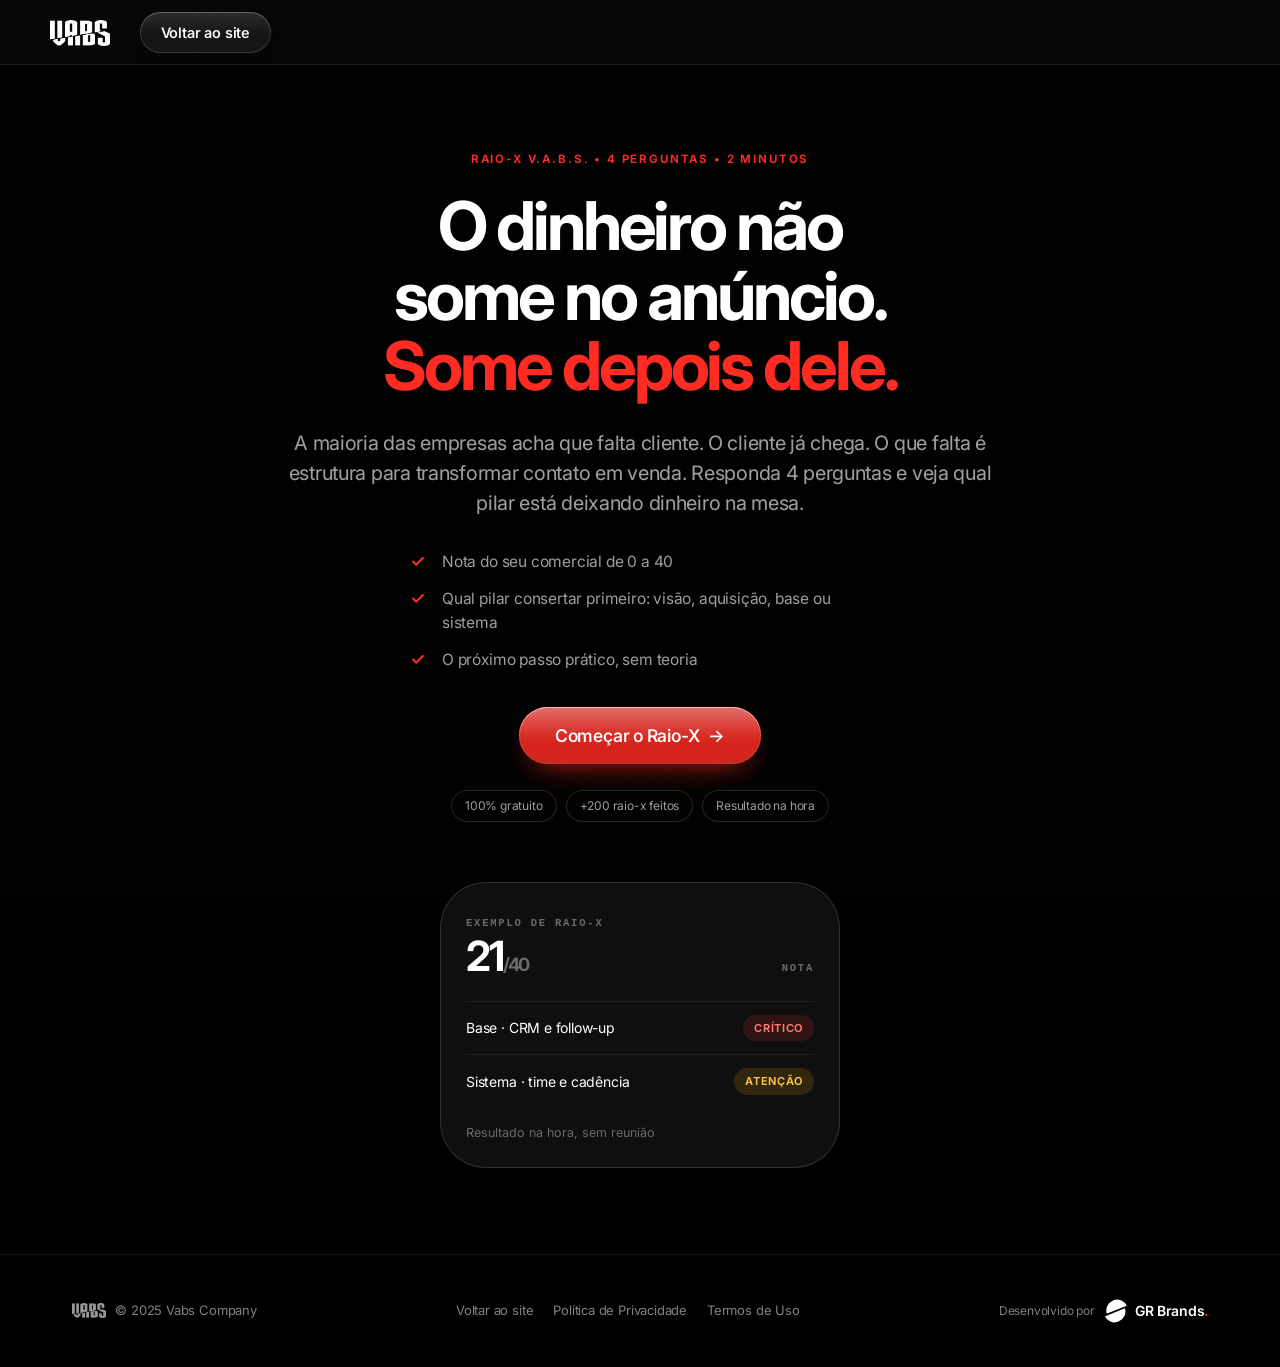
<file: diagnostico.html>
<!doctype html>
<html lang="pt-BR">
<head>
<meta charset="utf-8">
<meta name="viewport" content="width=device-width, initial-scale=1, viewport-fit=cover">
<title>Raio-X V.A.B.S. · Vabs Company</title>
<meta name="description" content="Responda 4 perguntas e veja qual pilar do seu comercial está deixando dinheiro na mesa. Nota de 0 a 40, diagnóstico dos 4 pilares e plano de prioridades.">
<meta name="robots" content="noindex">
<meta name="theme-color" content="#000000">
<link rel="icon" href="assets/img/vabs-logo.png" type="image/png">
<link rel="preconnect" href="https://fonts.googleapis.com">
<link rel="preconnect" href="https://fonts.gstatic.com" crossorigin>
<link rel="stylesheet" href="https://fonts.googleapis.com/css2?family=Inter:opsz,wght@14..32,400;14..32,500;14..32,600;14..32,700;14..32,800&display=swap">
<link rel="stylesheet" href="assets/css/style.css?v=20260917-12">
</head>
<body class="rx">

<header class="nav">
  <div class="nav__in">
    <a class="nav__logo" href="index.html" aria-label="Vabs Company">
      <img src="assets/img/vabs-mark.webp" alt="Vabs Company" width="833" height="364">
    </a>
    <div class="nav__act">
      <a class="btn btn--outline" href="index.html">Voltar ao site</a>
    </div>
  </div>
</header>

<!-- ===================== intro ===================== -->
<main class="rx__main" id="tela-intro">
  <div class="wrap wrap--narrow center">
    <span class="eyebrow">Raio-X V.A.B.S. • 4 perguntas • 2 minutos</span>
    <h1 class="h-xl" style="font-size:clamp(2.2rem,5.6vw,4.2rem)">O dinheiro não some no anúncio.<br><span class="accent">Some depois dele.</span></h1>
    <p class="lede" style="margin-top:24px">A maioria das empresas acha que falta cliente. O cliente já chega. O que falta é estrutura para transformar contato em venda. Responda 4 perguntas e veja qual pilar está deixando dinheiro na mesa.</p>

    <ul class="rx-bullets" data-cascade="110">
      <li><svg width="16" height="16" viewBox="0 0 16 16" fill="none"><path d="M3 8.5l3.2 3.2L13 5" stroke="currentColor" stroke-width="2" stroke-linecap="round" stroke-linejoin="round"/></svg>Nota do seu comercial de 0 a 40</li>
      <li><svg width="16" height="16" viewBox="0 0 16 16" fill="none"><path d="M3 8.5l3.2 3.2L13 5" stroke="currentColor" stroke-width="2" stroke-linecap="round" stroke-linejoin="round"/></svg>Qual pilar consertar primeiro: visão, aquisição, base ou sistema</li>
      <li><svg width="16" height="16" viewBox="0 0 16 16" fill="none"><path d="M3 8.5l3.2 3.2L13 5" stroke="currentColor" stroke-width="2" stroke-linecap="round" stroke-linejoin="round"/></svg>O próximo passo prático, sem teoria</li>
    </ul>

    <div style="margin-top:36px">
      <a class="btn btn--lg" href="#" id="btn-comecar">Começar o Raio-X <span class="arw">→</span></a>
    </div>

    <div class="rx-tags" data-cascade="80">
      <span>100% gratuito</span><span>+200 raio-x feitos</span><span>Resultado na hora</span>
    </div>

    <!-- exemplo -->
    <div class="rx-demo" style="text-align:left">
      <span class="mono-label">Exemplo de raio-x</span>
      <div class="rx-demo__score">
        <b>21<i style="font-style:normal;color:var(--faint);font-size:.44em">/40</i></b>
        <span class="mono-label">Nota</span>
      </div>
      <div class="rx-row"><span>Base · CRM e follow-up</span><span class="chip chip--bad">Crítico</span></div>
      <div class="rx-row"><span>Sistema · time e cadência</span><span class="chip chip--warn">Atenção</span></div>
      <p class="tiny" style="margin-top:16px">Resultado na hora, sem reunião</p>
    </div>
  </div>
</main>

<!-- ===================== quiz ===================== -->
<div id="tela-quiz" hidden>
  <div class="q-top">
    <div class="q-top__in">
      <button class="q-back" id="btn-voltar">‹ Voltar</button>
      <span class="q-step" id="q-step">Etapa 1 de 6</span>
    </div>
    <div class="wrap wrap--narrow" style="max-width:720px">
      <div class="q-bar"><i id="q-bar" style="width:17%"></i></div>
      <p class="q-eta" id="q-eta">Faltam 5 etapas, cerca de 75 segundos</p>
    </div>
  </div>

  <main class="rx__main">
    <div class="q-card" id="q-card"></div>
  </main>
</div>

<!-- ===================== resultado ===================== -->
<div id="tela-resultado" hidden>
  <main class="rx__main">
    <div class="wrap wrap--narrow">
      <div class="center" style="margin-bottom:34px">
        <span class="eyebrow">Seu Raio-X V.A.B.S.</span>
        <h1 class="h-lg" id="res-titulo">Aqui está o seu diagnóstico</h1>
      </div>

      <div class="res-score">
        <span class="mono-label">Nota do comercial</span>
        <b><span id="res-nota">0</span><i>/40</i></b>
        <p class="small" id="res-frase" style="margin-top:14px"></p>
      </div>

      <div class="res-pillars" id="res-pilares" data-cascade="110"></div>

      <div class="res-next">
        <span class="mono-label">Plano de prioridades</span>
        <h2 class="h-md" style="margin:12px 0 14px" id="res-prio"></h2>
        <p class="small" id="res-prio-d"></p>
        <div style="margin-top:26px">
          <a class="btn btn--block btn--lg" href="index.html#planos">Ver como a Vabs resolve isso <span class="arw">→</span></a>
        </div>
        <p class="tiny" style="margin-top:14px;text-align:center">Resposta em 24h úteis · Ciclo mínimo de 90 dias</p>
      </div>
    </div>
  </main>
</div>

<footer class="foot">
  <div class="foot__in">
    <div class="foot__logo">
      <img src="assets/img/vabs-mark.webp" alt="" width="833" height="364">
      <span>© 2025 Vabs Company</span>
    </div>
    <nav>
      <a href="index.html">Voltar ao site</a>
      <a href="#" data-legal="privacidade">Política de Privacidade</a>
      <a href="#" data-legal="termos">Termos de Uso</a>
    </nav>
    <a class="gr-credit" href="https://grbrands.com.br" target="_blank" rel="noopener noreferrer" aria-label="Desenvolvido por GR Brands, abrir site"><span>Desenvolvido por</span><span class="gr-lockup"><img src="assets/img/grbrands-icon-white.svg" alt="" width="24" height="24" loading="lazy"><strong>GR Brands<span class="gr-dot">.</span></strong></span></a>
  </div>
</footer>

<script src="assets/js/ui.js?v=20260917-13" defer></script>
<script src="assets/js/legal.js?v=20260916-5" defer></script>
<script src="assets/js/raiox.js?v=20260916-5" defer></script>
</body>
</html>
</file>
<file: assets/css/style.css>
/* ==========================================================================
   VABS COMPANY · sistema visual
   Preto, branco e um vermelho. Tipografia grande, hairlines, muito ar.
   ========================================================================== */

/* --- 1. Reset ------------------------------------------------------------ */
*,*::before,*::after{box-sizing:border-box}
*{margin:0}
html{-webkit-text-size-adjust:100%}
img,svg,video{display:block;max-width:100%;height:auto}
button,input,select,textarea{font:inherit;color:inherit}
button{background:none;border:0;cursor:pointer}
a{color:inherit;text-decoration:none}
a,button,input,select,textarea,summary,[role=button],[tabindex]{-webkit-tap-highlight-color:transparent}
[hidden]{display:none!important}
:focus-visible{outline:2px solid var(--accent);outline-offset:3px;border-radius:4px}

/* --- 2. Tokens ----------------------------------------------------------- */
:root{
  --black:#000;
  --ink:#08080a;
  --paper:#fff;
  --mist:#f5f5f7;
  --mist-2:#ebebef;

  --red:#ff2b22;          /* sobre escuro */
  --red-ink:#d70015;      /* sobre claro  */

  --font:"Inter","SF Pro Display",-apple-system,BlinkMacSystemFont,"Segoe UI",Helvetica,Arial,sans-serif;
  --mono:"SF Mono",ui-monospace,"JetBrains Mono",Menlo,Consolas,monospace;

  --nav-h:52px;
  --bar-h:34px;
  --r-sm:16px;
  --r-md:24px;
  --r-lg:34px;
  --r-xl:46px;
  --r-sec:clamp(30px,3.6vw,60px);

  --ease:cubic-bezier(.25,.1,.25,1);
  --ease-out:cubic-bezier(.22,1,.36,1);
  --ease-spring:cubic-bezier(.2,.8,.2,1);

  /* grão de filme: mata o banding dos brilhos e dá textura */
  --grain:url("data:image/svg+xml,%3Csvg xmlns='http://www.w3.org/2000/svg' width='180' height='180'%3E%3Cfilter id='n'%3E%3CfeTurbulence type='fractalNoise' baseFrequency='.8' numOctaves='3' stitchTiles='stitch'/%3E%3CfeColorMatrix type='saturate' values='0'/%3E%3C/filter%3E%3Crect width='180' height='180' filter='url(%23n)'/%3E%3C/svg%3E");

  /* tema padrão: escuro */
  --bg:var(--black);
  --fg:#fff;
  --dim:rgba(255,255,255,.62);
  --faint:rgba(255,255,255,.38);
  --line:rgba(255,255,255,.14);
  --line-soft:rgba(255,255,255,.07);
  --card:#0f0f12;
  --accent:var(--red);
  /* luz que entra por cima de cada seção */
  --amb:radial-gradient(120% 62% at 50% -12%,rgba(255,43,34,.085),transparent 62%);
  --lit:rgba(255,43,34,.16);
}

.t-light{
  --bg:var(--paper);
  --fg:#0b0b0c;
  --dim:rgba(11,11,12,.62);
  --faint:rgba(11,11,12,.42);
  --line:rgba(0,0,0,.12);
  --line-soft:rgba(0,0,0,.06);
  --card:#fff;
  --accent:var(--red-ink);
  --amb:radial-gradient(110% 58% at 50% -14%,rgba(11,11,12,.05),transparent 64%);
  --lit:rgba(215,0,21,.10);
}
.t-mist{
  --bg:var(--mist);
  --fg:#0b0b0c;
  --dim:rgba(11,11,12,.62);
  --faint:rgba(11,11,12,.42);
  --line:rgba(0,0,0,.12);
  --line-soft:rgba(0,0,0,.06);
  --card:#fff;
  --accent:var(--red-ink);
  --amb:radial-gradient(110% 58% at 50% -14%,rgba(11,11,12,.05),transparent 64%);
  --lit:rgba(215,0,21,.10);
}
.t-ink{
  --bg:var(--ink); --card:#141418;
  --amb:radial-gradient(120% 62% at 50% -12%,rgba(255,43,34,.12),transparent 64%);
}

/* --- 3. Base ------------------------------------------------------------- */
body{
  font-family:var(--font);
  background:var(--black);
  color:#fff;
  font-size:17px;
  line-height:1.5;
  letter-spacing:-.011em;
  -webkit-font-smoothing:antialiased;
  text-rendering:optimizeLegibility;
  overflow-x:hidden;
}
::selection{background:var(--red);color:#fff}

/* véu de grão sobre a página inteira */
body::after{
  content:"";position:fixed;inset:0;z-index:900;pointer-events:none;
  background-image:var(--grain);background-size:180px 180px;
  opacity:.042;mix-blend-mode:overlay;
}

.sec{
  background:var(--bg);
  color:var(--fg);
  padding-block:clamp(76px,9.5vw,148px);
  position:relative;isolation:isolate;
  border-radius:var(--r-sec);
}
/* a luz que desce do topo da seção */
.sec::before{
  content:"";position:absolute;inset:0;z-index:-1;pointer-events:none;
  border-radius:inherit;background:var(--amb,none);
}
/* a última encosta no rodapé */
.sec.final{border-radius:var(--r-sec) var(--r-sec) 0 0}

/* seções que passam por baixo da anterior */
#noventa,#clientes{
  z-index:2;
  box-shadow:0 26px 50px -26px rgba(0,0,0,.45),inset 0 1px 0 rgba(255,255,255,.55);
}
#planos,#faq{z-index:1;margin-top:calc(var(--r-sec) * -1);border-radius:0 0 var(--r-sec) var(--r-sec)}
#planos{padding-top:calc(clamp(76px,9.5vw,148px) + var(--r-sec))}
#faq{padding-top:calc(clamp(76px,9.5vw,148px) + var(--r-sec))}
.sec--tight{padding-block:clamp(56px,6vw,88px)}
.wrap{width:100%;max-width:1180px;margin-inline:auto;padding-inline:22px}
.wrap--mid{max-width:960px}
.wrap--narrow{max-width:760px}
.center{text-align:center}

/* --- 4. Tipografia ------------------------------------------------------- */
.eyebrow{
  font-size:11.5px;font-weight:650;letter-spacing:.16em;text-transform:uppercase;
  color:var(--accent);display:block;margin-bottom:20px;
}

.h-xl,.h-lg,.h-md{
  font-weight:700;letter-spacing:-.038em;line-height:1.08;text-wrap:balance;
  padding-block:.04em;
}
.h-xl{font-size:clamp(2.6rem,6.2vw,5.1rem);line-height:1.04;letter-spacing:-.045em}
.h-lg{font-size:clamp(2.1rem,4.9vw,3.75rem)}
.h-md{font-size:clamp(1.5rem,2.6vw,2.15rem);letter-spacing:-.03em}

.lede{
  font-size:clamp(1.05rem,1.55vw,1.32rem);line-height:1.52;color:var(--dim);
  font-weight:420;letter-spacing:-.014em;text-wrap:pretty;
}
.small{font-size:14px;line-height:1.5;color:var(--dim)}
.tiny{font-size:12.5px;line-height:1.45;color:var(--faint);letter-spacing:0}
.accent{color:var(--accent)}

.mono-label{
  font-family:var(--mono);font-size:10.5px;font-weight:600;
  letter-spacing:.17em;text-transform:uppercase;color:var(--faint);
}

/* --- 5. Botões (liquid glass) -------------------------------------------- */
.btn{
  --btn-bg:var(--accent);--btn-fg:#fff;
  position:relative;isolation:isolate;overflow:hidden;
  display:inline-flex;align-items:center;justify-content:center;gap:9px;
  color:var(--btn-fg);
  background:color-mix(in srgb,var(--btn-bg) 84%,transparent);
  -webkit-backdrop-filter:blur(18px) saturate(190%);
  backdrop-filter:blur(18px) saturate(190%);
  padding:15px 28px;border-radius:999px;
  font-size:16px;font-weight:560;letter-spacing:-.012em;line-height:1.2;
  box-shadow:
    inset 0 1px 0 rgba(255,255,255,.42),
    inset 0 -1px 0 rgba(0,0,0,.20),
    inset 0 0 0 1px rgba(255,255,255,.18),
    0 12px 30px -14px color-mix(in srgb,var(--btn-bg) 85%,transparent);
  transition:transform .28s var(--ease),box-shadow .28s var(--ease),background .28s var(--ease);
  will-change:transform;
}
/* reflexo fixo no topo */
.btn::before{
  content:"";position:absolute;inset:0;z-index:-1;pointer-events:none;
  background:linear-gradient(180deg,rgba(255,255,255,.34),rgba(255,255,255,.07) 44%,rgba(255,255,255,0) 62%);
}
/* varredura especular: entra no hover e volta instantânea (fora do botão),
   por transform, para não repintar o backdrop-filter a cada quadro */
.btn::after{
  content:"";position:absolute;top:-20%;left:-65%;width:42%;height:140%;z-index:-1;
  pointer-events:none;transform:skewX(-18deg) translateX(0);
  background:linear-gradient(100deg,transparent,rgba(255,255,255,.30),transparent);
  transition:none;
}
@media(hover:hover){
  .btn:hover{
    transform:translateY(-2px);
    background:color-mix(in srgb,var(--btn-bg) 94%,transparent);
    box-shadow:
      inset 0 1px 0 rgba(255,255,255,.55),
      inset 0 -1px 0 rgba(0,0,0,.22),
      inset 0 0 0 1px rgba(255,255,255,.26),
      0 20px 44px -16px color-mix(in srgb,var(--btn-bg) 90%,transparent);
  }
  .btn:hover::after{transform:skewX(-18deg) translateX(460%);transition:transform .7s var(--ease)}
}
.btn:active{transform:translateY(1px)}
.btn--lg{padding:18px 36px;font-size:17.5px}
@media(max-width:430px){
  .btn{padding:14px 22px;font-size:15px}
  .btn--lg{padding:16px 22px;font-size:15.5px}
}

.btn--outline{
  --btn-fg:var(--fg);
  background:color-mix(in srgb,var(--fg) 6%,transparent);
  box-shadow:
    inset 0 1px 0 color-mix(in srgb,var(--fg) 14%,transparent),
    inset 0 0 0 1px var(--line),
    0 10px 26px -18px rgba(0,0,0,.6);
}
.btn--outline::before{background:linear-gradient(180deg,color-mix(in srgb,var(--fg) 10%,transparent),transparent 55%)}
@media(hover:hover){
  .btn--outline:hover{
    background:color-mix(in srgb,var(--fg) 12%,transparent);
    box-shadow:
      inset 0 1px 0 color-mix(in srgb,var(--fg) 22%,transparent),
      inset 0 0 0 1px color-mix(in srgb,var(--fg) 26%,transparent),
      0 16px 34px -18px rgba(0,0,0,.6);
  }
}
.btn--outline::after{background:linear-gradient(100deg,transparent,color-mix(in srgb,var(--fg) 16%,transparent),transparent)}

.btn--block{display:flex;width:100%}
.btn .arw{transition:transform .25s var(--ease)}
@media(hover:hover){.btn:hover .arw{transform:translateX(4px)}}

/* --- 5b. Fio de progresso da leitura ------------------------------------- */
.prog{
  position:fixed;left:0;top:0;right:0;height:2px;z-index:80;pointer-events:none;
  background:transparent;
}
.prog i{
  display:block;height:100%;transform:scaleX(var(--sp,0));transform-origin:left;
  background:linear-gradient(90deg,#ff2b22,#ff6a3d);
  box-shadow:0 0 12px rgba(255,43,34,.6);
  will-change:transform;
}

/* --- 6. Barra de anúncio + navegação ------------------------------------- */
.topbar{
  background:var(--red);color:#fff;min-height:var(--bar-h);padding-block:8px;
  display:flex;align-items:center;justify-content:center;
  font-size:12.5px;font-weight:500;letter-spacing:-.005em;
  padding-inline:44px;text-align:center;position:relative;z-index:60;
}
.topbar a{display:inline-flex;align-items:center;gap:6px}
.topbar a::after{content:"›";font-size:15px;opacity:.8}
.topbar__x{
  position:absolute;right:12px;top:50%;transform:translateY(-50%);
  width:26px;height:26px;display:grid;place-items:center;opacity:.65;font-size:15px;
}
.topbar__x:hover{opacity:1}

.nav{
  position:sticky;top:0;z-index:50;
  padding-block:0;background:transparent;border:0;
  transition:padding-block .5s var(--ease);
}
.nav.is-shrunk{padding-block:12px}

/* a ilha */
.nav__in{
  --island-pad:12px;
  position:relative;display:flex;align-items:center;gap:30px;
  width:100%;margin-inline:auto;
  padding:var(--island-pad) max(22px,calc((100vw - 1180px) / 2));
  border-radius:0;
  background:rgba(10,10,12,.62);
  -webkit-backdrop-filter:blur(26px) saturate(190%);
  backdrop-filter:blur(26px) saturate(190%);
  box-shadow:inset 0 -1px 0 rgba(255,255,255,.09);
  transition:width .55s var(--ease),background .45s var(--ease),
             box-shadow .45s var(--ease),padding .5s var(--ease),
             border-radius .5s var(--ease);
}
.nav.is-shrunk .nav__in{
  --island-pad:10px;
  width:min(1060px,calc(100% - 28px));
  padding:var(--island-pad) var(--island-pad) var(--island-pad) 24px;
  border-radius:999px;
  background:rgba(12,12,14,.80);
  box-shadow:
    inset 0 1px 0 rgba(255,255,255,.20),
    inset 0 0 0 1px rgba(255,255,255,.13),
    0 22px 52px -22px rgba(0,0,0,.95);
}

.nav__logo{display:flex;align-items:center;flex-shrink:0}
.nav__logo img{
  width:auto;height:26px;
  transition:height .45s var(--ease);
}
.nav.is-shrunk .nav__logo img{height:21px}

.nav__menu{display:none;align-items:center;gap:26px;margin-inline:auto}
.nav__menu a{
  position:relative;padding-block:6px;
  font-size:14.5px;font-weight:460;letter-spacing:-.012em;
  color:rgba(255,255,255,.72);transition:color .25s var(--ease);
}
.nav__menu a::after{
  content:"";position:absolute;left:0;right:0;bottom:0;height:2px;
  background:var(--red);border-radius:2px;
  transform:scaleX(0);transform-origin:left;
  transition:transform .38s var(--ease);
}
.nav__menu a:hover{color:#fff}
.nav__menu a:hover::after{transform:scaleX(1)}

/* seção em que estamos: a linha acende */
.nav__menu a.is-here{color:#fff}
.nav__menu a.is-here::after{transform:scaleX(1)}

.nav__act{display:flex;align-items:center;gap:9px;margin-left:auto}
.nav__act .btn{padding:12px 21px;font-size:14.5px}
.nav__ghost{display:none}

@media(min-width:900px){
  .nav__menu{display:flex}
  .nav__act{margin-left:0}
  .nav__ghost{display:inline-flex}
}

/* --- 7. Hero ------------------------------------------------------------- */
.hero{
  position:relative;background:var(--black);color:#fff;overflow:hidden;
  padding-top:clamp(40px,5vw,66px);padding-bottom:clamp(20px,4vw,40px);
  border-radius:0 0 var(--r-sec) var(--r-sec);
}
/* foto: dessaturada, com parallax lento e desaparecendo para baixo */
.hero__bg{
  position:absolute;inset:-6% 0 0;z-index:0;pointer-events:none;
  background:url("../img/hero-bg.webp") center top/cover no-repeat;
  opacity:.20;filter:grayscale(.42) contrast(1.14) saturate(1.06);
  transform:translate3d(0,var(--par,0px),0) scale(1.06);
  -webkit-mask-image:linear-gradient(180deg,rgba(0,0,0,.92) 0%,rgba(0,0,0,.34) 46%,transparent 76%);
  mask-image:linear-gradient(180deg,rgba(0,0,0,.92) 0%,rgba(0,0,0,.34) 46%,transparent 76%);
}
/* aurora: dois brilhos que respiram devagar atrás do título */
.hero__glow{
  position:absolute;top:-230px;left:50%;translate:-50% 0;
  width:min(1080px,128vw);aspect-ratio:1;z-index:0;pointer-events:none;
  background:radial-gradient(closest-side,rgba(255,43,34,.22),transparent 68%);
  animation:auroraA 19s var(--ease) infinite alternate;
}
.hero__glow::after{
  content:"";position:absolute;left:12%;top:16%;width:64%;height:56%;
  background:radial-gradient(closest-side,rgba(255,122,70,.13),transparent 72%);
  animation:auroraB 26s var(--ease) infinite alternate;
}
@keyframes auroraA{
  from{transform:translate3d(-2.5%,0,0) scale(1)}
  to{transform:translate3d(3%,2.5%,0) scale(1.09)}
}
@keyframes auroraB{
  from{transform:translate3d(4%,2%,0) scale(1.06)}
  to{transform:translate3d(-5%,-3%,0) scale(.94)}
}
/* vinheta: escurece os cantos e joga o olho no meio */
.hero::after{
  content:"";position:absolute;inset:0;z-index:0;pointer-events:none;
  border-radius:inherit;
  background:radial-gradient(130% 92% at 50% 26%,transparent 40%,rgba(0,0,0,.42) 78%,rgba(0,0,0,.72) 100%);
}
.hero__in{position:relative;z-index:1;will-change:transform}
.hero .h-xl{max-width:14ch;margin-inline:auto}
.hero__lede{max-width:56ch;margin:22px auto 0}

.hero__pill{
  display:inline-flex;align-items:center;gap:9px;margin-top:24px;
  padding:9px 18px 9px 14px;border-radius:999px;
  background:rgba(255,255,255,.05);box-shadow:inset 0 0 0 1px rgba(255,255,255,.12);
  font-size:13.5px;color:rgba(255,255,255,.8);
}
.hero__pill .dot{width:6px;height:6px;border-radius:50%;background:var(--red);flex:none}

.hero__cta{margin-top:28px;display:flex;flex-direction:column;align-items:center;gap:14px}
.hero__proof{
  margin-top:24px;display:flex;flex-wrap:wrap;align-items:center;justify-content:center;gap:12px;
}
.avatars{display:flex}
.avatars img{
  width:32px;height:32px;border-radius:50%;object-fit:cover;
  border:2px solid #000;margin-left:-9px;background:#fff;
}
.avatars img:first-child{margin-left:0}

/* Painel · card 3D que se endireita conforme a rolagem */
.panel-stage{
  position:relative;z-index:1;
  perspective:1200px;perspective-origin:50% 0%;
  padding-top:clamp(46px,6vw,74px);
}
.panel-shell{
  position:relative;max-width:1060px;margin-inline:auto;
  transform-style:preserve-3d;
  transform:rotateX(20deg) scale(1.05);
  will-change:transform;
}
/* moldura externa */
.panel-frame{
  padding:clamp(7px,.9vw,13px);border-radius:calc(var(--r-xl) + 10px);
  background:linear-gradient(180deg,rgba(255,255,255,.14),rgba(255,255,255,.03));
  box-shadow:
    inset 0 1px 0 rgba(255,255,255,.22),
    inset 0 0 0 1px rgba(255,255,255,.08),
    0 9px 20px rgba(0,0,0,.30),
    0 37px 37px rgba(0,0,0,.26),
    0 84px 50px rgba(0,0,0,.15),
    0 149px 60px rgba(0,0,0,.04);
}
.panel{
  position:relative;
  background:
    radial-gradient(120% 80% at 50% -20%,rgba(255,43,34,.10),transparent 60%),
    linear-gradient(180deg,#151519,#0c0c0f);
  border-radius:var(--r-xl);
  box-shadow:inset 0 0 0 1px rgba(255,255,255,.1);
  overflow:hidden;
}
/* reflexo que atravessa a tela uma vez, quando o painel entra */
.panel::after{
  content:"";position:absolute;top:-30%;left:-70%;width:46%;height:170%;
  z-index:3;pointer-events:none;transform:skewX(-16deg);
  background:linear-gradient(100deg,transparent,rgba(255,255,255,.08) 42%,rgba(255,255,255,.14) 50%,transparent);
}
.is-in .panel::after{animation:glare 1.2s .3s var(--ease-out) forwards}
@keyframes glare{to{left:150%}}
.panel__bar{
  display:flex;align-items:center;gap:8px;padding:14px 18px;
  border-bottom:1px solid rgba(255,255,255,.08);
  background:linear-gradient(180deg,rgba(255,255,255,.05),rgba(255,255,255,0));
}
.panel__dots{display:flex;gap:6px}
.panel__dots i{width:9px;height:9px;border-radius:50%;background:rgba(255,255,255,.18)}
.panel__dots i:first-child{background:#ff5f57}
.panel__dots i:nth-child(2){background:#febc2e}
.panel__dots i:nth-child(3){background:#28c840}
.panel__title{font-size:12.5px;color:rgba(255,255,255,.5);margin-inline:auto;letter-spacing:-.005em}
.panel__live{
  display:inline-flex;align-items:center;gap:6px;font-size:11px;font-weight:600;
  color:#ff7a70;background:rgba(255,43,34,.12);padding:5px 10px;border-radius:999px;
}
.panel__live i{width:5px;height:5px;border-radius:50%;background:var(--red);animation:pulse 1.8s infinite}
@keyframes pulse{0%,100%{opacity:1}50%{opacity:.25}}

/* corpo do aplicativo: trilho de ícones + conteúdo */
.panel__app{display:grid;grid-template-columns:1fr}
@media(min-width:620px){.panel__app{grid-template-columns:62px 1fr}}

.panel__rail{
  display:none;flex-direction:column;align-items:center;gap:6px;
  padding:18px 0;border-right:1px solid rgba(255,255,255,.07);
  background:linear-gradient(180deg,rgba(255,255,255,.035),rgba(255,255,255,0));
}
@media(min-width:620px){.panel__rail{display:flex}}
.panel__mark{display:block;margin-bottom:14px;opacity:.5}
.panel__mark img{width:22px;height:auto}
.panel__ic{
  width:32px;height:32px;border-radius:9px;display:grid;place-items:center;
  color:rgba(255,255,255,.28);transition:color .3s var(--ease),background .3s var(--ease);
}
.panel__ic svg{width:15px;height:15px}
.panel__ic.is-on{color:#fff;background:rgba(255,43,34,.18);box-shadow:inset 0 0 0 1px rgba(255,43,34,.35)}
.panel__ic--last{margin-top:auto}

.panel__body{padding:clamp(20px,2.8vw,32px)}
.panel__head{display:flex;align-items:flex-end;justify-content:space-between;gap:16px;flex-wrap:wrap}
.panel__big{font-size:clamp(2rem,4.4vw,3.2rem);font-weight:700;letter-spacing:-.04em;line-height:1.1;margin-top:4px}
.panel__headr{display:flex;align-items:center;gap:12px}
.panel__delta{
  font-size:13px;font-weight:600;color:#3ddc7f;
  background:rgba(61,220,127,.12);padding:6px 11px;border-radius:999px;
  box-shadow:inset 0 0 0 1px rgba(61,220,127,.18);
}
/* controle segmentado: moldura de aplicativo, sem informação nova */
.panel__seg{
  display:none;gap:3px;padding:3px;border-radius:999px;
  background:rgba(255,255,255,.05);box-shadow:inset 0 0 0 1px rgba(255,255,255,.08);
}
@media(min-width:620px){.panel__seg{display:inline-flex}}
.panel__seg i{width:22px;height:7px;border-radius:999px;background:rgba(255,255,255,.14)}
.panel__seg i.is-on{background:rgba(255,255,255,.45);width:28px}
.chart-wrap{
  position:relative;margin-top:22px;padding:14px 0 6px;
  border-radius:var(--r-sm);
  background:
    linear-gradient(180deg,rgba(255,255,255,.035),rgba(255,255,255,0) 60%);
  box-shadow:inset 0 0 0 1px rgba(255,255,255,.05);
}
.chart{display:block;width:100%;height:clamp(150px,19vw,236px)}
.chart__grid line{
  stroke:rgba(255,255,255,.07);stroke-width:1;stroke-dasharray:3 6;
  vector-effect:non-scaling-stroke;
}
.chart .line{
  fill:none;stroke:var(--red);stroke-width:2.5;stroke-linecap:round;stroke-linejoin:round;
  stroke-dasharray:1400;stroke-dashoffset:1400;
  filter:drop-shadow(0 0 9px rgba(255,43,34,.45));
}
/* ponta viva no fim da curva */
.chart__tip{
  position:absolute;right:2px;top:12%;width:9px;height:9px;border-radius:50%;
  background:var(--red);transform:translate(50%,-50%) scale(0);
  box-shadow:0 0 0 4px rgba(255,43,34,.18),0 0 16px 2px rgba(255,43,34,.55);
}
.is-in .chart__tip{animation:tipIn .4s 1.02s var(--ease-spring) forwards,tipPulse 2.6s 1.42s var(--ease) infinite}
@keyframes tipIn{to{transform:translate(50%,-50%) scale(1)}}
@keyframes tipPulse{
  0%,100%{box-shadow:0 0 0 4px rgba(255,43,34,.18),0 0 16px 2px rgba(255,43,34,.55)}
  50%{box-shadow:0 0 0 9px rgba(255,43,34,0),0 0 22px 4px rgba(255,43,34,.35)}
}
.is-in .chart .line{animation:draw 1.15s var(--ease) forwards}
@keyframes draw{to{stroke-dashoffset:0}}
.chart .area{fill:url(#gRed);opacity:0;transition:opacity .5s .45s}
.is-in .chart .area{opacity:1}

.panel__grid{
  display:grid;grid-template-columns:repeat(3,1fr);gap:1px;margin-top:20px;
  background:rgba(255,255,255,.08);border-radius:var(--r-sm);overflow:hidden;
}
.panel__cell{
  background:#0d0d10;padding:16px 16px 14px;position:relative;
  display:flex;flex-direction:column;
}
.panel__cell b{display:block;margin-top:6px;font-size:20px;font-weight:650;letter-spacing:-.03em}
.panel__cell.up b{color:#3ddc7f}
/* mini barras: leitura visual do movimento, sem número novo */
.panel__spark{display:flex;align-items:flex-end;gap:3px;height:20px;margin-top:14px;opacity:.8}
.panel__spark i{
  flex:1;border-radius:2px 2px 1px 1px;
  transition:transform .45s var(--ease-out);
  background:linear-gradient(180deg,rgba(61,220,127,.38),rgba(61,220,127,.08));
  transform:scaleY(0);transform-origin:bottom;
}
.is-in .panel__spark i{transform:scaleY(1)}
.panel__spark i:nth-child(1){transition-delay:.9s}
.panel__spark i:nth-child(2){transition-delay:.95s}
.panel__spark i:nth-child(3){transition-delay:1s}
.panel__spark i:nth-child(4){transition-delay:1.05s}
.panel__spark i:nth-child(5){transition-delay:1.1s}
.panel__spark i:nth-child(6){transition-delay:1.15s}
.panel__spark i:nth-child(7){transition-delay:1.2s;background:linear-gradient(180deg,rgba(61,220,127,.7),rgba(61,220,127,.18))}

/* Compromissos */
.commit{
  display:flex;flex-wrap:wrap;justify-content:center;gap:10px 30px;
  margin-top:clamp(34px,4.4vw,52px);position:relative;z-index:1;
}
.commit li{display:flex;align-items:center;gap:8px;font-size:13.5px;color:rgba(255,255,255,.66)}
.commit svg{flex:none;color:var(--red)}

/* --- 8. Marquee ---------------------------------------------------------- */
.marquee{
  border-block:1px solid var(--line);padding-block:17px;border-radius:var(--r-sec);
  background:var(--bg);color:var(--fg);overflow:hidden;
  -webkit-mask-image:linear-gradient(90deg,transparent,#000 9%,#000 91%,transparent);
  mask-image:linear-gradient(90deg,transparent,#000 9%,#000 91%,transparent);
}
.marquee__track{display:flex;width:max-content;animation:slide 42s linear infinite}
.marquee:hover .marquee__track{animation-play-state:paused}
.marquee__track span{
  padding-inline:26px;font-size:14px;font-weight:500;color:var(--dim);
  white-space:nowrap;display:flex;align-items:center;gap:26px;
}
.marquee__track span::after{content:"";width:3px;height:3px;border-radius:50%;background:var(--accent);opacity:.7}
.marquee__track span{transition:color .3s var(--ease)}
@media(hover:hover){.marquee__track span:hover{color:var(--fg)}}
@keyframes slide{to{transform:translateX(-50%)}}

/* --- 9. Cabeçalho de seção ---------------------------------------------- */
.shead{max-width:720px;margin-inline:auto;text-align:center;margin-bottom:clamp(40px,5vw,66px)}
.shead .lede{margin-top:18px}

/* --- 9b. Luz que segue o ponteiro nos cartões ---------------------------- */
.pain,.plan,.vs__col,.quote,.founder,.q-opt,.res-p{isolation:isolate}
.pain::before,.plan::before,.vs__col::before,.quote::before,
.founder::before,.q-opt::before,.res-p::before{
  content:"";position:absolute;inset:0;z-index:-1;border-radius:inherit;
  pointer-events:none;opacity:0;transition:opacity .45s var(--ease);
  background:radial-gradient(420px circle at var(--mx,50%) var(--my,50%),
             var(--lit,rgba(255,43,34,.16)),transparent 68%);
}
@media(hover:hover){
  .pain:hover::before,.plan:hover::before,.vs__col:hover::before,.quote:hover::before,
  .founder:hover::before,.q-opt:hover::before,.res-p:hover::before{opacity:1}
}

/* --- 10. Dores (cards numerados) ---------------------------------------- */
.pains{display:grid;gap:18px}
.pain{
  background:var(--card);border-radius:var(--r-lg);padding:clamp(26px,3vw,36px);
  box-shadow:inset 0 0 0 1px var(--line-soft);position:relative;overflow:hidden;
  transition:transform .5s var(--ease-out),box-shadow .5s var(--ease-out);
}
@media(hover:hover){
  .pain:hover{transform:translateY(-4px);box-shadow:inset 0 0 0 1px var(--line),0 26px 50px -30px rgba(0,0,0,.35)}
}
.pain__n{
  font-size:13px;font-weight:700;letter-spacing:.1em;color:var(--accent);
  font-family:var(--mono);display:block;margin-bottom:18px;
}
.pain p{font-size:clamp(1rem,1.35vw,1.15rem);line-height:1.45;letter-spacing:-.018em;font-weight:450}
.pain::after{
  content:"";position:absolute;left:0;top:0;width:100%;height:2px;
  background:var(--accent);transform:scaleX(0);transform-origin:left;transition:transform .6s var(--ease);
}
.pain.is-in::after{transform:scaleX(1)}
.pains-foot{margin-top:34px;text-align:center;font-size:clamp(1rem,1.5vw,1.2rem);letter-spacing:-.02em}
@media(min-width:780px){.pains{grid-template-columns:repeat(3,1fr)}}

/* --- 11. Passos ---------------------------------------------------------- */
.steps{display:grid;gap:0}
.step{
  display:grid;gap:14px;padding-block:clamp(30px,3.6vw,44px);
  border-top:1px solid var(--line);align-items:start;
}
.step:last-child{border-bottom:1px solid var(--line)}
.step__n{
  font-family:var(--mono);font-size:11px;font-weight:600;letter-spacing:.17em;
  text-transform:uppercase;color:var(--accent);padding-top:6px;
}
.step__t{font-size:clamp(1.35rem,2.4vw,2rem);font-weight:680;letter-spacing:-.032em;line-height:1.1}
.step__d{color:var(--dim);max-width:46ch;line-height:1.5}
@media(min-width:800px){
  .step{grid-template-columns:130px 1.05fr 1fr;gap:34px;align-items:baseline}
}

/* --- 12. Timeline 90 dias ----------------------------------------------- */
.tl{position:relative;display:grid;gap:34px}
.tl::before{
  content:"";position:absolute;left:19px;top:14px;bottom:14px;width:1px;background:var(--line);
  transform:scaleY(0);transform-origin:top;
  transition:transform .75s var(--ease-out);
}
.tl.is-in::before{transform:scaleY(1)}
.tl__item{position:relative;padding-left:60px}
.tl__dot{
  position:absolute;left:0;top:0;width:39px;height:39px;border-radius:50%;
  display:grid;place-items:center;background:var(--bg);
  box-shadow:inset 0 0 0 1px var(--line);
  font-size:14px;font-weight:650;color:var(--faint);
  transform:scale(.86);
  transition:background .5s var(--ease),color .5s var(--ease),
             box-shadow .5s var(--ease),transform .6s var(--ease-spring);
}
.tl__item.is-in .tl__dot{
  background:var(--accent);color:#fff;transform:scale(1);
  box-shadow:0 0 0 5px color-mix(in srgb,var(--accent) 14%,transparent),
             0 12px 26px -12px color-mix(in srgb,var(--accent) 80%,transparent);
}
.tl__when{font-family:var(--mono);font-size:10.5px;font-weight:600;letter-spacing:.17em;text-transform:uppercase;color:var(--accent)}
.tl__k{font-size:clamp(1.5rem,2.6vw,2.1rem);font-weight:700;letter-spacing:-.035em;margin:7px 0 8px;line-height:1.1}
.tl__d{color:var(--dim);max-width:42ch}
@media(min-width:980px){
  .tl{grid-template-columns:repeat(4,1fr);gap:22px}
  .tl::before{
    left:20px;right:20px;top:19px;bottom:auto;width:auto;height:1px;
    transform:scaleX(0);transform-origin:left;
    transition:transform .8s var(--ease-out);
  }
  .tl.is-in::before{transform:scaleX(1)}
  .tl__item{padding-left:0;padding-top:58px}
  .tl__d{max-width:none;font-size:15px}
}

/* --- 13. Planos ---------------------------------------------------------- */
.plans{display:grid;gap:22px;align-items:start}
@media(min-width:900px){.plans{grid-template-columns:1fr 1fr;gap:26px}}
.plan{
  background:var(--card);border-radius:var(--r-xl);padding:clamp(28px,3.2vw,44px);
  box-shadow:inset 0 0 0 1px var(--line);position:relative;
  display:flex;flex-direction:column;height:100%;
  transition:transform .5s var(--ease-out),box-shadow .5s var(--ease-out);
}
@media(hover:hover){
  .plan:hover{transform:translateY(-5px);box-shadow:inset 0 0 0 1px var(--line),0 32px 60px -34px rgba(0,0,0,.4)}
  .plan--hero:hover{box-shadow:inset 0 0 0 1.5px var(--accent),0 32px 64px -32px color-mix(in srgb,var(--accent) 55%,transparent)}
}
.plan--hero{
  box-shadow:inset 0 0 0 1.5px var(--accent);
  background:linear-gradient(180deg,color-mix(in srgb,var(--accent) 7%,var(--card)),var(--card));
}
.plan__tag{
  position:absolute;top:-13px;left:clamp(28px,3.2vw,44px);
  background:var(--accent);color:#fff;font-size:10.5px;font-weight:700;
  letter-spacing:.13em;text-transform:uppercase;padding:7px 14px;border-radius:999px;
}
.plan__kind{font-family:var(--mono);font-size:10.5px;font-weight:600;letter-spacing:.17em;text-transform:uppercase;color:var(--faint)}
.plan__name{font-size:clamp(1.5rem,2.4vw,2rem);font-weight:700;letter-spacing:-.035em;margin:12px 0 14px;line-height:1.12}
.plan__desc{color:var(--dim);font-size:15.5px;line-height:1.5}
.plan__list{list-style:none;padding:0;margin:26px 0 0;display:grid;gap:13px;border-top:1px solid var(--line-soft);padding-top:26px}
.plan__list li{display:grid;grid-template-columns:19px 1fr;gap:11px;font-size:15px;line-height:1.42;align-items:start}
.plan__list svg{margin-top:3px;color:var(--accent)}
.plan__foot{margin-top:auto;padding-top:28px}
.plan__note{font-size:12.5px;color:var(--faint);line-height:1.45;margin-bottom:16px}
.plan .btn--outline{
  --btn-fg:#fff;--btn-bg:#111114;
  background:#111114;box-shadow:inset 0 1px 0 rgba(255,255,255,.12),0 12px 28px -18px rgba(0,0,0,.65);
}
@media(hover:hover){.plan .btn--outline:hover{background:#242428}}

/* --- 14. Método V.A.B.S. ------------------------------------------------- */
.vabs{display:grid;gap:12px}
.vabs__row{
  display:grid;gap:12px;padding:clamp(22px,2.6vw,32px);
  border:1px solid var(--line);border-radius:var(--r-md);
  background:color-mix(in srgb,var(--fg) 2.5%,transparent);
  position:relative;isolation:isolate;overflow:hidden;
  transition:background .5s var(--ease-out),border-color .5s var(--ease-out),transform .5s var(--ease-out);
}
.vabs__row::after{
  content:"";position:absolute;inset:0;z-index:-1;pointer-events:none;
  opacity:0;transition:opacity .5s var(--ease-out);
  background:linear-gradient(110deg,color-mix(in srgb,var(--accent) 7%,transparent),transparent 48%);
}
@media(hover:hover){
  .vabs__row:hover::after{opacity:1}
  .vabs__row:hover{transform:translateY(-2px);border-color:color-mix(in srgb,var(--accent) 30%,var(--line))}
  .vabs__row:hover .vabs__letter{transform:translateX(3px)}
}
.vabs__letter{transition:transform .5s var(--ease-out)}
.vabs__letter{
  font-size:clamp(2.8rem,5vw,4.25rem);font-weight:800;line-height:1;letter-spacing:-.06em;
  color:var(--accent);-webkit-text-stroke:0;
  transition:color .6s var(--ease),-webkit-text-stroke-color .6s var(--ease),
             transform .5s var(--ease-out),text-shadow .6s var(--ease);
}
.vabs__row.is-in .vabs__letter{
  text-shadow:0 0 28px color-mix(in srgb,var(--accent) 24%,transparent);
}
.vabs__row.is-in .vabs__letter{color:var(--accent);-webkit-text-stroke-color:transparent}
.vabs__name{font-size:clamp(1.3rem,2.2vw,1.75rem);font-weight:680;letter-spacing:-.03em}
.vabs__desc{color:var(--dim);max-width:52ch;line-height:1.5}
@media(min-width:820px){
  .vabs__row{grid-template-columns:110px 220px 1fr;gap:28px;align-items:center}
}

/* --- 15. Comparativo ----------------------------------------------------- */
.vs{display:grid;gap:18px}
@media(min-width:880px){.vs{grid-template-columns:1fr 1fr;gap:24px}}
.vs__col{
  border-radius:var(--r-xl);padding:clamp(28px,3.2vw,42px);
  box-shadow:inset 0 0 0 1px var(--line);position:relative;
  transition:transform .5s var(--ease-out),box-shadow .5s var(--ease-out);
}
@media(hover:hover){.vs__col:hover{transform:translateY(-4px)}}
.vs__col--bad{background:color-mix(in srgb,var(--fg) 3%,transparent)}
.vs__col--good{background:var(--card);box-shadow:inset 0 0 0 1.5px var(--accent)}
.vs__tag{
  position:absolute;top:-13px;left:clamp(28px,3.2vw,42px);
  background:var(--accent);color:#fff;font-size:10.5px;font-weight:700;
  letter-spacing:.13em;text-transform:uppercase;padding:7px 14px;border-radius:999px;
}
.vs__kind{font-family:var(--mono);font-size:10.5px;font-weight:600;letter-spacing:.17em;text-transform:uppercase;color:var(--faint)}
.vs__t{font-size:clamp(1.35rem,2.2vw,1.8rem);font-weight:700;letter-spacing:-.035em;margin:12px 0 22px}
.vs__list{list-style:none;padding:0;margin:0;display:grid;gap:14px}
.vs__list li{display:grid;grid-template-columns:19px 1fr;gap:11px;font-size:15.5px;line-height:1.42;align-items:start}
.vs__list svg{margin-top:3px}
.vs__col--bad .vs__list li{color:var(--dim)}
.vs__col--bad svg{color:var(--faint)}
.vs__col--good svg{color:var(--accent)}

/* --- 16. Números --------------------------------------------------------- */
.stats{display:grid;gap:2px;background:var(--line);border-radius:var(--r-lg);overflow:hidden}
@media(min-width:760px){.stats{grid-template-columns:repeat(3,1fr)}}
.stat{
  background:var(--bg);padding:clamp(34px,4vw,52px) 28px;text-align:center;
  transition:background .5s var(--ease);
}
@media(hover:hover){.stat:hover{background:color-mix(in srgb,var(--accent) 5%,var(--bg))}}
.stat b{
  display:block;font-size:clamp(2.7rem,6vw,4.4rem);font-weight:700;
  letter-spacing:-.05em;line-height:1.08;
}
.stat>span{display:block;margin-top:12px;font-size:14px;color:var(--dim)}
.stat b span{font-size:.72em;vertical-align:.06em}

/* --- 17. Prints + depoimentos ------------------------------------------- */
.prints{columns:1;column-gap:12px}
@media(min-width:700px){.prints{columns:2}}
.print{
  background:#fff;border-radius:var(--r-md);overflow:hidden;margin:0 0 12px;
  break-inside:avoid;-webkit-column-break-inside:avoid;
  outline:1px solid var(--line-soft);outline-offset:-1px;cursor:zoom-in;
  transition:transform .5s var(--ease-out);
}
@media(hover:hover){.print:hover{transform:translateY(-4px) scale(1.006)}}
.print:focus-visible{outline:2px solid var(--accent);outline-offset:3px}
.print img{width:100%}
.quotes{display:grid;gap:16px;margin-top:clamp(34px,4vw,54px)}
@media(min-width:800px){.quotes{grid-template-columns:repeat(3,1fr)}}
.quote{
  padding:clamp(24px,2.6vw,32px);border-radius:var(--r-lg);position:relative;
  background:var(--card);box-shadow:inset 0 0 0 1px var(--line-soft);
  transition:transform .5s var(--ease-out),box-shadow .5s var(--ease-out);
}
@media(hover:hover){
  .quote:hover{transform:translateY(-4px);box-shadow:inset 0 0 0 1px var(--line),0 24px 48px -28px rgba(0,0,0,.35)}
}
.quote b{
  display:block;font-size:clamp(1.35rem,2.2vw,1.7rem);font-weight:700;
  letter-spacing:-.035em;color:var(--accent);margin-bottom:14px;line-height:1.1;
}
.quote p{font-size:15.5px;line-height:1.5;color:var(--dim)}

/* --- 18. Time ------------------------------------------------------------ */
.founders{display:grid;gap:18px;margin-bottom:22px}
@media(min-width:720px){.founders{grid-template-columns:1fr 1fr}}
.founder{
  border-radius:var(--r-xl);overflow:hidden;background:var(--card);position:relative;
  box-shadow:inset 0 0 0 1px var(--line-soft);
  display:grid;grid-template-columns:118px 1fr;align-items:center;gap:0;
  transition:transform .5s var(--ease-out),box-shadow .5s var(--ease-out);
}
.founder img{
  width:100%;height:100%;object-fit:cover;aspect-ratio:3/4;
  filter:grayscale(1) contrast(1.05);
  transition:filter .6s var(--ease),transform .7s var(--ease-out);
}
@media(hover:hover){
  .founder:hover{transform:translateY(-4px);box-shadow:inset 0 0 0 1px var(--line),0 28px 54px -30px rgba(0,0,0,.5)}
  .founder:hover img{filter:grayscale(.15) contrast(1.05);transform:scale(1.04)}
}
.founder__txt{padding:22px}
.founder__role{font-family:var(--mono);font-size:10px;font-weight:600;letter-spacing:.16em;text-transform:uppercase;color:var(--accent)}
.founder__n{font-size:clamp(1.15rem,1.9vw,1.45rem);font-weight:680;letter-spacing:-.028em;margin:8px 0 7px}
.founder__d{font-size:14px;color:var(--dim);line-height:1.42}
@media(min-width:520px){.founder{grid-template-columns:160px 1fr}}

.roles{display:grid;grid-template-columns:repeat(2,1fr);gap:2px;padding:0;margin:0;background:var(--line);border-radius:var(--r-md);overflow:hidden}
@media(min-width:680px){.roles{grid-template-columns:repeat(4,1fr)}}
.roles li{
  background:var(--bg);list-style:none;padding:22px 16px;text-align:center;
  font-size:13.5px;font-weight:500;color:var(--dim);letter-spacing:-.008em;
}
.team-foot{margin-top:30px;text-align:center;font-size:clamp(1rem,1.5vw,1.2rem);letter-spacing:-.02em}

/* --- 19. Galeria (carrossel) -------------------------------------------- */
.gal4__head{
  display:flex;flex-wrap:wrap;align-items:flex-end;justify-content:space-between;
  gap:20px 26px;margin-bottom:clamp(28px,3.6vw,48px);
}
@media(max-width:767px){
  .gal4__head{align-items:flex-start}
  .gal4__head>div:first-child{flex:1 1 100%}
}
.gal4__head .lede{margin-top:16px;max-width:52ch}
.gal4__nav{display:flex;gap:10px;flex-shrink:0}
.gal4__btn{
  width:48px;height:48px;border-radius:999px;display:grid;place-items:center;
  color:var(--fg);background:color-mix(in srgb,var(--fg) 5%,transparent);
  -webkit-backdrop-filter:blur(16px) saturate(180%);
  backdrop-filter:blur(16px) saturate(180%);
  outline:1px solid var(--line);outline-offset:-1px;
  transition:transform .25s var(--ease),background .25s var(--ease);
}
@media(hover:hover){.gal4__btn:hover{transform:translateY(-2px);background:color-mix(in srgb,var(--fg) 12%,transparent)}}
.gal4__btn:active{transform:scale(.94)}

.gal4{
  display:flex;gap:20px;overflow-x:auto;align-items:flex-start;
  width:min(100%,1224px);max-width:1224px;margin-inline:auto;
  --gal-pad:22px;
  padding-inline:var(--gal-pad);padding-block:28px;
  scroll-padding-inline-start:var(--gal-pad);
  scroll-snap-type:x mandatory;scrollbar-width:none;
}
.gal4::-webkit-scrollbar{display:none}
/* o item cresce com a tela para que um bloco inteiro (5 fotos) seja sempre
   mais largo que o trilho: assim nunca dá para ver a mesma foto duas vezes */
.gal4__item{
  flex:0 0 calc((100% - 40px - (var(--gal-pad) * 2)) / 3);scroll-snap-align:start;margin:0;
  position:relative;overflow:hidden;
  aspect-ratio:4/5;min-height:0;
  border-radius:var(--r-xl);background:var(--card);
  outline:1px solid var(--line-soft);outline-offset:-1px;
  transition:transform .5s var(--ease);
}
@media(hover:hover){.gal4__item:hover{transform:translateY(-6px)}}
.gal4__item{cursor:zoom-in}
.gal4__item:focus-visible{outline:2px solid var(--accent);outline-offset:4px}
.gal4__item img{
  position:absolute;inset:0;width:100%;height:100%;object-fit:contain;object-position:center;
  background:#f2f2f4;
  transition:transform .72s var(--ease-out);
}
.gal4__item:hover img{transform:scale(1)}
.gal4__item figcaption{
  position:absolute;inset:auto 0 0 0;padding:26px;
  color:#fff;font-size:15px;line-height:1.4;
  background:linear-gradient(180deg,transparent,rgba(0,0,0,.55) 45%,rgba(0,0,0,.86));
}
/* degrau da cascata: o JS escreve --step pelo índice real, então o clone
   repete exatamente o degrau do original e o loop não dá solavanco */
.gal4__item{margin-top:var(--step,0px)}
@media(max-width:767px){.gal4__item{margin-top:0}}
@media(max-width:767px){
  .gal4{width:100%;padding-inline:22px;scroll-padding-inline-start:22px}
  .gal4__item{flex-basis:min(82vw,360px)}
}

.gal4__dots{display:flex;justify-content:center;gap:2px;margin-top:22px}
/* o botão tem 26px para o dedo; o ponto visível é o ::before */
.gal4__dots button{
  width:26px;height:26px;display:grid;place-items:center;
  background:none;border-radius:50%;
}
.gal4__dots button::before{
  content:"";display:block;width:8px;height:8px;border-radius:999px;
  background:color-mix(in srgb,var(--fg) 22%,transparent);
  transition:background .3s var(--ease),width .3s var(--ease);
}
.gal4__dots button[aria-current="true"]::before{background:var(--accent);width:22px}

/* --- 19b. Lightbox ------------------------------------------------------- */
.lb{
  width:min(1100px,92vw);max-width:none;max-height:94vh;
  margin:auto;padding:0;border:0;background:transparent;color:#fff;overflow:visible;
}
.lb[open]{display:flex;flex-direction:column;align-items:center;justify-content:center}
.lb::backdrop{
  background:rgba(0,0,0,.72);
  -webkit-backdrop-filter:blur(18px) saturate(160%);
  backdrop-filter:blur(18px) saturate(160%);
}
.lb[open]{animation:lbIn .38s cubic-bezier(.24,.72,.26,1)}
@keyframes lbIn{from{opacity:0;transform:scale(.96) translateY(14px)}to{opacity:1;transform:none}}
.lb__fig{
  margin:0;width:auto;max-width:100%;border-radius:var(--r-xl);overflow:hidden;
  background:#101013;
}
.lb__fig img{display:block;width:auto;max-width:100%;max-height:76vh}
.lb__cap{
  display:flex;align-items:center;justify-content:center;gap:10px;
  margin-top:16px;font-size:13px;color:rgba(255,255,255,.62);
}
.lb__btn{
  position:absolute;top:50%;translate:0 -50%;
  width:52px;height:52px;border-radius:999px;display:grid;place-items:center;
  color:#fff;background:rgba(255,255,255,.12);
  -webkit-backdrop-filter:blur(18px) saturate(180%);
  backdrop-filter:blur(18px) saturate(180%);
  box-shadow:inset 0 1px 0 rgba(255,255,255,.3),inset 0 0 0 1px rgba(255,255,255,.16);
  transition:transform .25s var(--ease),background .25s var(--ease);
}
.lb__btn:hover{transform:translateY(-50%) scale(1.06);background:rgba(255,255,255,.2)}
.lb__prev{left:-16px}
.lb__next{right:-16px}
@media(max-width:820px){.lb__prev{left:6px}.lb__next{right:6px}}
.lb__x{
  position:absolute;top:-48px;right:0;
  width:40px;height:40px;border-radius:999px;display:grid;place-items:center;
  color:#fff;background:rgba(255,255,255,.12);
  box-shadow:inset 0 0 0 1px rgba(255,255,255,.16);
}
.lb__x:hover{background:rgba(255,255,255,.22)}

/* --- 20. FAQ ------------------------------------------------------------- */
.faq{display:grid;gap:10px;border:0}
.faq__i{
  border:1px solid var(--line);border-radius:18px;background:var(--card);overflow:hidden;
  transition:background .45s var(--ease-out),border-color .45s var(--ease-out),box-shadow .45s var(--ease-out);
}
.faq__i.is-open{border-color:color-mix(in srgb,var(--accent) 24%,var(--line));box-shadow:0 16px 36px -30px rgba(0,0,0,.35)}
.faq__q{
  width:100%;display:flex;align-items:center;justify-content:space-between;gap:24px;
  padding:21px 22px;text-align:left;color:var(--fg);
  font-size:clamp(1.02rem,1.55vw,1.2rem);font-weight:560;letter-spacing:-.022em;
  transition:color .3s var(--ease-out);
}
.faq__q:hover{color:var(--fg)}
.faq__ic{
  flex:none;width:26px;height:26px;border-radius:50%;display:grid;place-items:center;
  box-shadow:inset 0 0 0 1px var(--line);transition:transform .35s var(--ease),background .25s;
  font-size:17px;line-height:0;color:var(--fg);
}
.faq__i.is-open .faq__ic{transform:rotate(45deg);background:var(--accent);color:#fff;box-shadow:none}
.faq__a{overflow:hidden;display:grid;grid-template-rows:0fr;transition:grid-template-rows .4s var(--ease)}
.faq__i.is-open .faq__a{grid-template-rows:1fr}
.faq__a>div{min-height:0;opacity:0;transform:translateY(-6px);transition:opacity .4s .06s var(--ease),transform .4s .06s var(--ease)}
.faq__i.is-open .faq__a>div{opacity:1;transform:none}
.faq__a p{padding:0 64px 22px 22px;max-width:66ch;color:var(--dim);line-height:1.6}

/* --- 21. CTA final ------------------------------------------------------- */
.final{
  position:relative;overflow:hidden;text-align:center;
  padding-block:clamp(88px,11vw,164px);
}
.final__glow{
  position:absolute;left:50%;top:50%;transform:translate(-50%,-50%);
  width:min(1100px,140vw);aspect-ratio:1;pointer-events:none;
  background:radial-gradient(circle,rgba(255,43,34,.20),transparent 60%);
}
.final__in{position:relative;z-index:1}

/* --- 22. Rodapé ---------------------------------------------------------- */
.foot{background:var(--black);color:rgba(255,255,255,.5);padding-block:44px;border-top:1px solid rgba(255,255,255,.08)}
.foot__in{
  max-width:1180px;margin-inline:auto;padding-inline:22px;
  display:flex;flex-wrap:wrap;align-items:center;justify-content:space-between;gap:18px;
  font-size:13px;
}
.foot__logo{display:flex;align-items:center;gap:9px}
.foot__logo img{width:auto;height:15px;opacity:.6}
.foot nav{display:flex;flex-wrap:wrap;gap:20px}
.foot nav a:hover{color:#fff}

/* assinatura GR Brands */
.gr-credit{
  display:inline-flex;align-items:center;gap:.55rem;flex:none;
  color:rgba(255,255,255,.5);font-size:12px;
  transition:transform .25s var(--ease),color .25s var(--ease);
}
.gr-credit:hover{transform:translateY(-1px);color:rgba(255,255,255,.72)}
.gr-lockup{display:inline-flex;align-items:center;gap:.45rem;color:#fff}
.gr-credit .gr-lockup img{width:24px;height:24px;flex:none}
.gr-lockup strong{font-size:14px;font-weight:600;letter-spacing:-.02em;white-space:nowrap}
.gr-dot{color:var(--red)}
@media(max-width:700px){.gr-credit{width:100%;margin-top:.25rem}}

/* --- 23. Cascata --------------------------------------------------------- */
.casc>*{
  opacity:0;transform:translate3d(0,24px,0) scale(.992);
  transition:opacity .62s var(--ease-out),transform .78s var(--ease-out);
  will-change:transform,opacity;
}
.casc.is-in>*{opacity:1;transform:none}

/* --- 24. Títulos palavra a palavra --------------------------------------- */
/* Sem overflow:hidden: fontes variáveis podem pintar além da caixa calculada.
   O recorte animado ganha folga para acentos, laterais e descendentes. */
.anim-t .w{
  display:inline-block;overflow:visible;vertical-align:baseline;
  padding-inline:.08em;margin-inline:-.08em;
}
.anim-t .w>span{
  display:inline-block;opacity:0;transform:translate3d(0,.72em,0);
  clip-path:inset(100% -.18em -.24em -.18em);
  will-change:transform,opacity,clip-path;
  transition:transform .78s var(--ease-out),opacity .5s var(--ease-out),clip-path .78s var(--ease-out);
}
.anim-t.is-in .w>span{opacity:1;transform:translate3d(0,0,0);clip-path:inset(-.24em -.18em)}

/* --- 25. Reveal ---------------------------------------------------------- */
.rv{
  opacity:0;transform:translate3d(0,22px,0) scale(.992);
  transition:opacity .62s var(--ease-out),transform .78s var(--ease-out);
  will-change:transform,opacity;
}
.rv.is-in{opacity:1;transform:translate3d(0,0,0) scale(1)}
.rv-d1{transition-delay:.06s}.rv-d2{transition-delay:.12s}.rv-d3{transition-delay:.18s}
@media(prefers-reduced-motion:reduce){
  *,*::before,*::after{animation-duration:.001ms!important;transition-duration:.001ms!important}
  .rv{opacity:1;transform:none;filter:none}
  .casc>*{opacity:1;transform:none;filter:none}
  .panel-shell{transform:none!important}
  .anim-t .w>span{opacity:1;transform:none;clip-path:none}
  .chart .line{stroke-dashoffset:0}
  .hero__glow,.hero__glow::after{animation:none}
  .panel::after{display:none}
  .chart__tip{transform:translate(50%,-50%) scale(1);animation:none}
  .panel__spark i{transform:scaleY(1)}
  .tl::before{transform:none!important}
  .tl__dot{transform:scale(1)}
  .marquee__track{animation:none}
}

/* ==========================================================================
   RAIO-X (diagnóstico)
   ========================================================================== */
.rx{min-height:100svh;display:flex;flex-direction:column;background:var(--black)}
.rx__main{flex:1;display:flex;align-items:center;padding-block:clamp(40px,7vw,86px)}

.rx-bullets{list-style:none;padding:0;margin:32px 0 0;display:grid;gap:14px;text-align:left;max-width:460px;margin-inline:auto}
.rx-bullets li{display:grid;grid-template-columns:20px 1fr;gap:12px;align-items:start;font-size:15.5px;color:var(--dim)}
.rx-bullets svg{margin-top:3px;color:var(--accent)}
.rx-tags{display:flex;flex-wrap:wrap;justify-content:center;gap:9px;margin-top:26px}
.rx-tags span{
  font-size:12px;color:var(--dim);padding:7px 14px;border-radius:999px;
  box-shadow:inset 0 0 0 1px var(--line);
}

.rx-demo{
  max-width:400px;margin:clamp(40px,5vw,60px) auto 0;padding:26px;
  border-radius:var(--r-xl);background:var(--card);box-shadow:inset 0 0 0 1px var(--line);
}
.rx-demo__score{display:flex;align-items:baseline;justify-content:space-between;margin-bottom:22px}
.rx-demo__score b{font-size:2.6rem;font-weight:700;letter-spacing:-.05em;line-height:1.08}
.rx-row{display:flex;align-items:center;justify-content:space-between;gap:14px;padding:13px 0;border-top:1px solid var(--line-soft);font-size:14px}
.chip{font-size:11px;font-weight:650;letter-spacing:.06em;text-transform:uppercase;padding:5px 11px;border-radius:999px}
.chip--bad{background:rgba(255,43,34,.14);color:#ff7a70}
.chip--warn{background:rgba(255,180,0,.14);color:#ffc248}
.chip--ok{background:rgba(61,220,127,.14);color:#3ddc7f}

/* Quiz */
.q-top{padding-block:18px;border-bottom:1px solid var(--line)}
.q-top__in{max-width:720px;margin-inline:auto;padding-inline:22px;display:flex;align-items:center;gap:16px}
.q-back{
  font-size:13.5px;color:var(--dim);display:inline-flex;align-items:center;gap:5px;
  min-height:44px;padding:4px 10px 4px 0;margin-left:-4px;border-radius:10px;
}
.q-back:hover{color:var(--fg)}
.q-step{font-family:var(--mono);font-size:10.5px;font-weight:600;letter-spacing:.16em;text-transform:uppercase;color:var(--faint);margin-left:auto}
.q-bar{height:2px;background:var(--line);border-radius:2px;margin-top:14px;overflow:hidden}
.q-bar i{display:block;height:100%;background:var(--accent);border-radius:2px;transition:width .5s var(--ease)}

.q-eta{text-align:center;font-size:12.5px;color:var(--faint);margin-top:12px}
.q-card{max-width:720px;margin-inline:auto;padding-inline:22px;width:100%}
.q-q{font-size:clamp(1.5rem,3.4vw,2.35rem);font-weight:700;letter-spacing:-.038em;line-height:1.16;text-wrap:balance;padding-block:.03em}
.q-hint{margin-top:14px;color:var(--dim);font-size:15.5px}
.q-opts{display:grid;gap:11px;margin-top:34px}
.q-opt{
  display:flex;align-items:center;gap:15px;width:100%;text-align:left;
  padding:19px 22px;border-radius:var(--r-md);background:var(--card);
  box-shadow:inset 0 0 0 1px var(--line);
  font-size:16px;font-weight:480;letter-spacing:-.015em;
  transition:transform .2s var(--ease),box-shadow .2s var(--ease),background .2s var(--ease);
}
.q-opt:hover{transform:translateX(3px);box-shadow:inset 0 0 0 1.5px var(--accent)}
.q-opt__k{
  flex:none;width:26px;height:26px;border-radius:7px;display:grid;place-items:center;
  font-family:var(--mono);font-size:11px;font-weight:600;color:var(--faint);
  box-shadow:inset 0 0 0 1px var(--line);
}
.q-opt:hover .q-opt__k{background:var(--accent);color:#fff;box-shadow:none}
.q-opt.is-sel{box-shadow:inset 0 0 0 1.5px var(--accent);background:color-mix(in srgb,var(--accent) 9%,var(--card))}

.q-fade{animation:qin .45s var(--ease) both}
@keyframes qin{from{opacity:0;transform:translateY(14px)}to{opacity:1;transform:none}}

/* Formulário */
.f-grid{display:grid;gap:16px;margin-top:28px}
.f-field{scroll-margin:100px}
.f-field label{display:block;font-family:var(--mono);font-size:10px;font-weight:600;letter-spacing:.16em;text-transform:uppercase;color:var(--faint);margin-bottom:8px}
.f-field input{
  width:100%;padding:15px 17px;border-radius:var(--r-sm);background:var(--card);
  box-shadow:inset 0 0 0 1px var(--line);border:0;font-size:16px;letter-spacing:-.012em;
  transition:box-shadow .2s;
}
.f-field input::placeholder{color:var(--faint)}
.f-field input:focus{outline:0;box-shadow:inset 0 0 0 1.5px var(--accent)}
.f-field.is-bad input{box-shadow:inset 0 0 0 1.5px var(--accent)}
.f-err{
  margin-top:8px;font-size:13px;line-height:1.35;color:#ff7a70;
  display:flex;align-items:flex-start;gap:6px;
}
.f-err:empty{display:none}
.f-err::before{content:"!";flex:none;width:15px;height:15px;border-radius:50%;
  background:var(--accent);color:#fff;font-size:10px;font-weight:700;
  display:grid;place-items:center;margin-top:1px}
.f-note{text-align:center;font-size:12.5px;color:var(--faint);margin-top:16px}

/* Resultado */
.res-score{
  text-align:center;padding:clamp(30px,4vw,46px);border-radius:var(--r-xl);
  background:var(--card);box-shadow:inset 0 0 0 1px var(--line);
}
.res-score b{display:block;font-size:clamp(3.4rem,10vw,5.4rem);font-weight:700;letter-spacing:-.055em;line-height:1.08}
.res-score b i{font-style:normal;font-size:.36em;color:var(--faint);letter-spacing:-.03em}
.res-pillars{display:grid;gap:12px;margin-top:20px}
.res-p{padding:20px 22px;border-radius:var(--r-md);background:var(--card);box-shadow:inset 0 0 0 1px var(--line)}
.res-p__top{display:flex;align-items:center;justify-content:space-between;gap:14px;margin-bottom:13px}
.res-p__n{font-weight:620;letter-spacing:-.02em;font-size:15.5px}
.res-p__bar{height:5px;border-radius:5px;background:var(--line);overflow:hidden}
.res-p__bar i{display:block;height:100%;border-radius:5px;background:var(--accent);width:0;transition:width .9s var(--ease)}
.res-next{
  margin-top:20px;padding:clamp(24px,3vw,34px);border-radius:var(--r-xl);
  box-shadow:inset 0 0 0 1.5px var(--accent);
  background:linear-gradient(180deg,color-mix(in srgb,var(--accent) 8%,var(--card)),var(--card));
}

/* ==========================================================================
   MODAL JURÍDICO (Política de Privacidade e Termos de Uso)
   ========================================================================== */
.legal{
  width:min(760px,94vw);max-width:none;max-height:min(86vh,860px);
  margin:auto;padding:0;border:0;overflow:hidden;
  border-radius:var(--r-lg);background:#0f0f12;color:#fff;
  box-shadow:0 40px 90px -30px rgba(0,0,0,.9);
}
.legal[open]{display:flex;flex-direction:column;animation:lbIn .34s var(--ease-out)}
.legal::backdrop{
  background:rgba(0,0,0,.74);
  -webkit-backdrop-filter:blur(16px) saturate(150%);
  backdrop-filter:blur(16px) saturate(150%);
}
.legal__bar{
  display:flex;align-items:center;gap:16px;flex:none;
  padding:20px clamp(18px,3vw,30px);
  border-bottom:1px solid rgba(255,255,255,.1);
  background:linear-gradient(180deg,rgba(255,255,255,.05),transparent);
}
.legal__t{
  font-size:clamp(1.05rem,2.4vw,1.35rem);font-weight:650;letter-spacing:-.025em;
  line-height:1.2;margin:0;
}
.legal__x{
  margin-left:auto;flex:none;width:38px;height:38px;border-radius:999px;
  display:grid;place-items:center;color:#fff;background:rgba(255,255,255,.1);
  box-shadow:inset 0 0 0 1px rgba(255,255,255,.16);
  transition:background .25s var(--ease),transform .25s var(--ease);
}
@media(hover:hover){.legal__x:hover{background:rgba(255,255,255,.22)}}
.legal__x:active{transform:scale(.94)}
.legal__corpo{
  flex:1;min-height:0;overflow-y:auto;overscroll-behavior:contain;
  padding:clamp(18px,3vw,30px);
  -webkit-overflow-scrolling:touch;
}
.legal__corpo:focus-visible{outline:2px solid var(--red);outline-offset:-4px}
.legal__corpo p,.legal__corpo li{
  font-size:14.5px;line-height:1.62;color:rgba(255,255,255,.74);max-width:70ch;
}
.legal__corpo p + p,.legal__corpo ul{margin-top:12px}
.legal__corpo h3{
  font-size:15.5px;font-weight:650;letter-spacing:-.02em;color:#fff;
  margin:26px 0 8px;
}
.legal__corpo ul{padding-left:20px;display:grid;gap:7px}
.legal__corpo li{padding-left:2px}
.legal__corpo li::marker{color:var(--red)}
.legal__corpo strong{color:#fff;font-weight:600}
.legal__corpo code{
  font-family:var(--mono);font-size:12.5px;padding:2px 6px;border-radius:5px;
  background:rgba(255,255,255,.08);color:#fff;
}
.legal__meta{font-size:12.5px!important;color:rgba(255,255,255,.45)!important;margin-bottom:18px}
@media(max-width:560px){
  .legal{width:100vw;max-width:100vw;max-height:92vh;border-radius:var(--r-md) var(--r-md) 0 0;margin:auto auto 0}
}

/* ==========================================================================
   Refinamento final · composição limpa, sem cortes e sem excesso de efeitos
   ========================================================================== */

/* Entradas de bloco: discretas e sem recortar a tipografia. */
.rv{transform:translate3d(0,14px,0);transition-duration:.55s,.7s}
.rv.is-in{transform:translate3d(0,0,0);will-change:auto}
.casc>*{transform:translate3d(0,14px,0);transition-duration:.55s,.7s}
.casc.is-in>*{transform:translate3d(0,0,0);will-change:auto}

/* Método: quatro módulos proporcionais, fáceis de ler. */
.vabs{grid-template-columns:repeat(2,minmax(0,1fr));gap:14px}
.vabs__row{
  grid-template-columns:72px 1fr!important;grid-template-rows:auto auto;
  align-items:center!important;column-gap:18px;row-gap:8px;
  min-height:190px;padding:28px;border-radius:28px;
  background:#111114;border-color:rgba(255,255,255,.09);
}
.vabs__row::after{background:radial-gradient(420px circle at 0 0,rgba(255,43,34,.11),transparent 62%)}
.vabs__letter{grid-row:1 / 3;font-size:3.5rem;text-align:center;text-shadow:none!important}
.vabs__name{align-self:end;font-size:clamp(1.25rem,2vw,1.6rem)}
.vabs__desc{align-self:start;font-size:15px;line-height:1.55}
@media(hover:hover){
  .vabs__row:hover{transform:translateY(-3px);background:#151519}
  .vabs__row:hover .vabs__letter{transform:none}
}
@media(max-width:760px){
  .vabs{grid-template-columns:1fr}
  .vabs__row{min-height:0;grid-template-columns:58px 1fr!important;padding:22px;border-radius:22px}
  .vabs__letter{font-size:2.8rem}
}

/* Planos: ação principal inequívoca, sem aparência desabilitada. */
.plan .btn--outline{
  --btn-bg:var(--accent);--btn-fg:#fff;background:var(--accent);
  box-shadow:inset 0 1px 0 rgba(255,255,255,.28),0 14px 30px -18px color-mix(in srgb,var(--accent) 70%,transparent);
}
@media(hover:hover){.plan .btn--outline:hover{background:color-mix(in srgb,var(--accent) 88%,#000)}}

/* Galeria editorial estática: nenhuma foto ou cartão fica pela metade. */
#clientes .gal4{
  display:flex;flex-wrap:wrap;justify-content:center;align-items:flex-start;
  gap:18px;width:min(100% - 44px,1180px);max-width:1180px;
  margin-inline:auto;padding:8px 0 0;overflow:visible;scroll-snap-type:none;
}
#clientes .gal4__item{
  flex:0 1 calc((100% - 36px)/3);margin:0!important;aspect-ratio:auto;
  border-radius:28px;background:#f2f2f4;overflow:hidden;
  box-shadow:0 18px 44px -32px rgba(0,0,0,.38);
}
#clientes .gal4__item img{
  position:static;display:block;width:100%;height:auto;object-fit:contain;
  background:#f2f2f4;transform:none!important;
}
@media(hover:hover){#clientes .gal4__item:hover{transform:translateY(-3px)}}
@media(max-width:760px){
  #clientes .gal4{gap:12px;width:calc(100% - 32px)}
  #clientes .gal4__item{flex-basis:calc((100% - 12px)/2);border-radius:20px}
}
@media(max-width:440px){#clientes .gal4__item{flex-basis:100%}}

/* FAQ compacto, neutro e com destaque somente no controle. */
.faq{gap:8px}
.faq__i{border-radius:16px;background:rgba(255,255,255,.72);box-shadow:none}
.faq__i.is-open{background:#fff;border-color:rgba(0,0,0,.14);box-shadow:0 16px 38px -34px rgba(0,0,0,.5)}
.faq__q{padding:18px 20px;font-size:clamp(1rem,1.4vw,1.12rem);line-height:1.35}
.faq__a p{padding:0 58px 20px 20px;font-size:15px}
.faq__ic{width:28px;height:28px;background:rgba(0,0,0,.035)}

/* Funções da equipe: chips, não uma tabela. */
.roles{
  display:flex;flex-wrap:wrap;justify-content:center;gap:10px;
  padding:0;background:transparent;border-radius:0;overflow:visible;
}
.roles li{
  flex:0 1 auto;padding:12px 18px;border:1px solid var(--line);
  border-radius:999px;background:color-mix(in srgb,var(--fg) 3%,var(--bg));
  color:var(--dim);line-height:1.25;
}
@media(hover:hover){.roles li:hover{color:var(--fg);border-color:color-mix(in srgb,var(--accent) 35%,var(--line))}}

/* Carrossel infinito: cartões inteiros nas bordas e fotos sem crop. */
#clientes .gal4{
  --gal-pad:clamp(20px,2vw,36px);display:flex;flex-wrap:nowrap;justify-content:flex-start;
  gap:18px;width:100%;max-width:none;
  padding:22px var(--gal-pad) 26px;margin-inline:auto;
  overflow-x:auto;overflow-y:hidden;scroll-snap-type:x mandatory;
  scroll-padding-inline-start:var(--gal-pad);overscroll-behavior-inline:contain;
}
#clientes .gal4__item{
  flex:0 0 calc((100% - 54px - (var(--gal-pad) * 2))/4);
  aspect-ratio:3/4;margin:0!important;position:relative;isolation:isolate;
  scroll-snap-align:start;scroll-snap-stop:always;border-radius:28px;background:#141416;
  overflow:hidden;box-shadow:0 18px 44px -30px rgba(0,0,0,.42);
}
#clientes .gal4__item::before{
  content:"";position:absolute;inset:-22px;z-index:0;
  background:var(--photo) center/cover no-repeat;
  filter:blur(24px) saturate(.8);opacity:.42;transform:scale(1.08);
}
#clientes .gal4__item::after{
  content:"";position:absolute;inset:0;z-index:0;
  background:rgba(5,5,7,.18);pointer-events:none;
}
#clientes .gal4__item img{
  position:absolute;inset:0;z-index:1;display:block;width:100%;height:100%;
  object-fit:contain;object-position:center;background:transparent;
  transform:none!important;
}
@media(hover:hover){#clientes .gal4__item:hover{transform:translateY(-3px)}}
@media(max-width:900px){
  #clientes .gal4{--gal-pad:18px;width:100%}
  #clientes .gal4__item{flex-basis:calc((100% - 18px - (var(--gal-pad) * 2))/2)}
}
@media(max-width:560px){
  #clientes .gal4{--gal-pad:16px;gap:0;padding-top:14px}
  #clientes .gal4__item{flex-basis:calc(100% - (var(--gal-pad) * 2));border-radius:22px}
}

/* Parallax inspirado no hero da GR Brands: a lâmina clara recua enquanto o
   conteúdo anda um pouco mais rápido, somente na saída da viewport. */
.sec.t-light,.sec.t-mist{
  --light-p:0;transform:scale(calc(1 - var(--light-p) * .026));
  transform-origin:50% 100%;
  border-radius:calc(var(--r-sec) + var(--light-p) * 18px);
  box-shadow:0 calc(var(--light-p) * 28px) calc(var(--light-p) * 58px) calc(var(--light-p) * -36px) rgba(0,0,0,.28);
  will-change:transform;border-color:transparent;
}
.sec.t-light.light-parallax>.wrap,
.sec.t-mist.light-parallax>.wrap,
.sec.t-light.light-parallax>.gal4,
.sec.t-light.light-parallax>.gal4__dots{
  transform:translate3d(0,calc(var(--light-p) * -34px),0);
  will-change:transform;
}
@media(max-width:760px){
  .sec.t-light,.sec.t-mist{transform:scale(calc(1 - var(--light-p) * .014))}
  .sec.t-light.light-parallax>.wrap,.sec.t-mist.light-parallax>.wrap,
  .sec.t-light.light-parallax>.gal4,.sec.t-light.light-parallax>.gal4__dots{
    transform:translate3d(0,calc(var(--light-p) * -20px),0)
  }
}
@media(prefers-reduced-motion:reduce){
  .sec.t-light,.sec.t-mist{--light-p:0!important;transform:none;box-shadow:none}
  .sec.t-light.light-parallax>*,.sec.t-mist.light-parallax>*{transform:none!important}
}

@media(max-width:700px){
  .foot__in{flex-direction:column;justify-content:center;align-items:center;text-align:center;gap:24px}
  .foot__logo{justify-content:center}
  .foot nav{justify-content:center;align-items:center;gap:14px 20px;max-width:360px}
  .gr-credit{width:auto;justify-content:center;margin-top:0}
}

/* Palco do efeito StickyCard para as seções claras compactas. */
.white-stack-stage{
  position:relative;isolation:isolate;background:var(--black);
  overflow:visible;
}
.white-stack-stage>.sec{
  position:sticky;top:var(--stack-top,12px);
  transform:scale(calc(1 - var(--light-p) * .065));
  transform-origin:50% 0;
  border-radius:calc(var(--r-sec) + var(--light-p) * 24px);
  box-shadow:0 calc(var(--light-p) * 34px) calc(var(--light-p) * 70px) calc(var(--light-p) * -38px) rgba(0,0,0,.36);
}
.white-stack-stage>.light-parallax>.wrap,
.white-stack-stage>.light-parallax>.gal4,
.white-stack-stage>.light-parallax>.gal4__dots{
  transform:none;
}

/* Planos começa como uma seção independente, sem entrar sob a linha do tempo. */
#planos,#faq{
  z-index:2;margin-top:18px;
  border-radius:var(--r-sec);
  padding-top:clamp(76px,9.5vw,148px);
}
@media(max-width:700px){
  .white-stack-stage>.sec{transform:scale(calc(1 - var(--light-p) * .04))}
  #planos,#faq{margin-top:12px}
}

/* ==========================================================================
   Performance: mantém o desenho, reduz repaints e camadas permanentes
   ========================================================================== */

/* Blend mode em uma camada fixed do tamanho da tela força composição integral
   a cada scroll. O grão continua presente, mas em alpha normal. */
body::after{mix-blend-mode:normal;opacity:.016}

/* O preenchimento já dá contraste suficiente; blur por botão repintava tudo
   que passava atrás dele durante o parallax. O header conserva seu próprio blur. */
.btn,.gal4__btn,.lb__btn{
  -webkit-backdrop-filter:none;backdrop-filter:none;
}

/* Quinze cartões (originais + dois blocos do loop) com blur ao vivo ainda são
   caros. A imagem ambiente permanece, agora como camada translúcida estática. */
#clientes .gal4__item::before{
  inset:0;filter:none;opacity:1;transform:none;
  background:radial-gradient(circle at 50% 35%,#29292e,#111114 72%);
}

/* A sombra deixa de ser interpolada e repintada na superfície inteira. Uma
   camada separada só varia opacidade, operação barata para o compositor. */
.sec.t-light,.sec.t-mist,
.white-stack-stage>.sec{box-shadow:none;will-change:auto}
.light-parallax::after{
  content:"";position:absolute;inset:0;z-index:-2;pointer-events:none;
  border-radius:inherit;opacity:var(--light-p);
  box-shadow:0 34px 70px -38px rgba(0,0,0,.36);
}

/* will-change permanente reserva memória de textura mesmo fora da viewport. */
.btn,.rv,.casc>*,.anim-t .w>span{will-change:auto}

/* Isola o trabalho interno do dashboard e das fotos do restante da página. */
.panel,.gal4__item,.print,.founder{contain:paint}
#clientes .gal4__item{content-visibility:auto;contain-intrinsic-size:300px 400px}

@media(max-width:760px){
  body::after{display:none}
  .nav__in{-webkit-backdrop-filter:blur(16px) saturate(150%);backdrop-filter:blur(16px) saturate(150%)}
  .hero__glow{opacity:.72}
}

/* Loops decorativos só consomem quadros quando podem ser vistos. */
.hero:not(.motion-active) .hero__glow,
.hero:not(.motion-active) .hero__glow::after,
.marquee:not(.motion-active) .marquee__track,
[data-chart]:not(.motion-active) .panel__live i,
[data-chart]:not(.motion-active) .chart__tip{
  animation-play-state:paused!important;
}
.page-hidden *,
.page-hidden *::before,
.page-hidden *::after{animation-play-state:paused!important}

/* Scrub de entrada/saída: só a camada interna se move; a seção conserva todas
   as dimensões e continua participando normalmente do layout. */
.section-scroll-content{
  width:100%;opacity:var(--section-opacity,1);
  transform:translate3d(0,var(--section-y,0px),0);
  transform-origin:50% 50%;
}
@media(prefers-reduced-motion:reduce){
  .section-scroll-content{opacity:1!important;transform:none!important}
}
</file>
